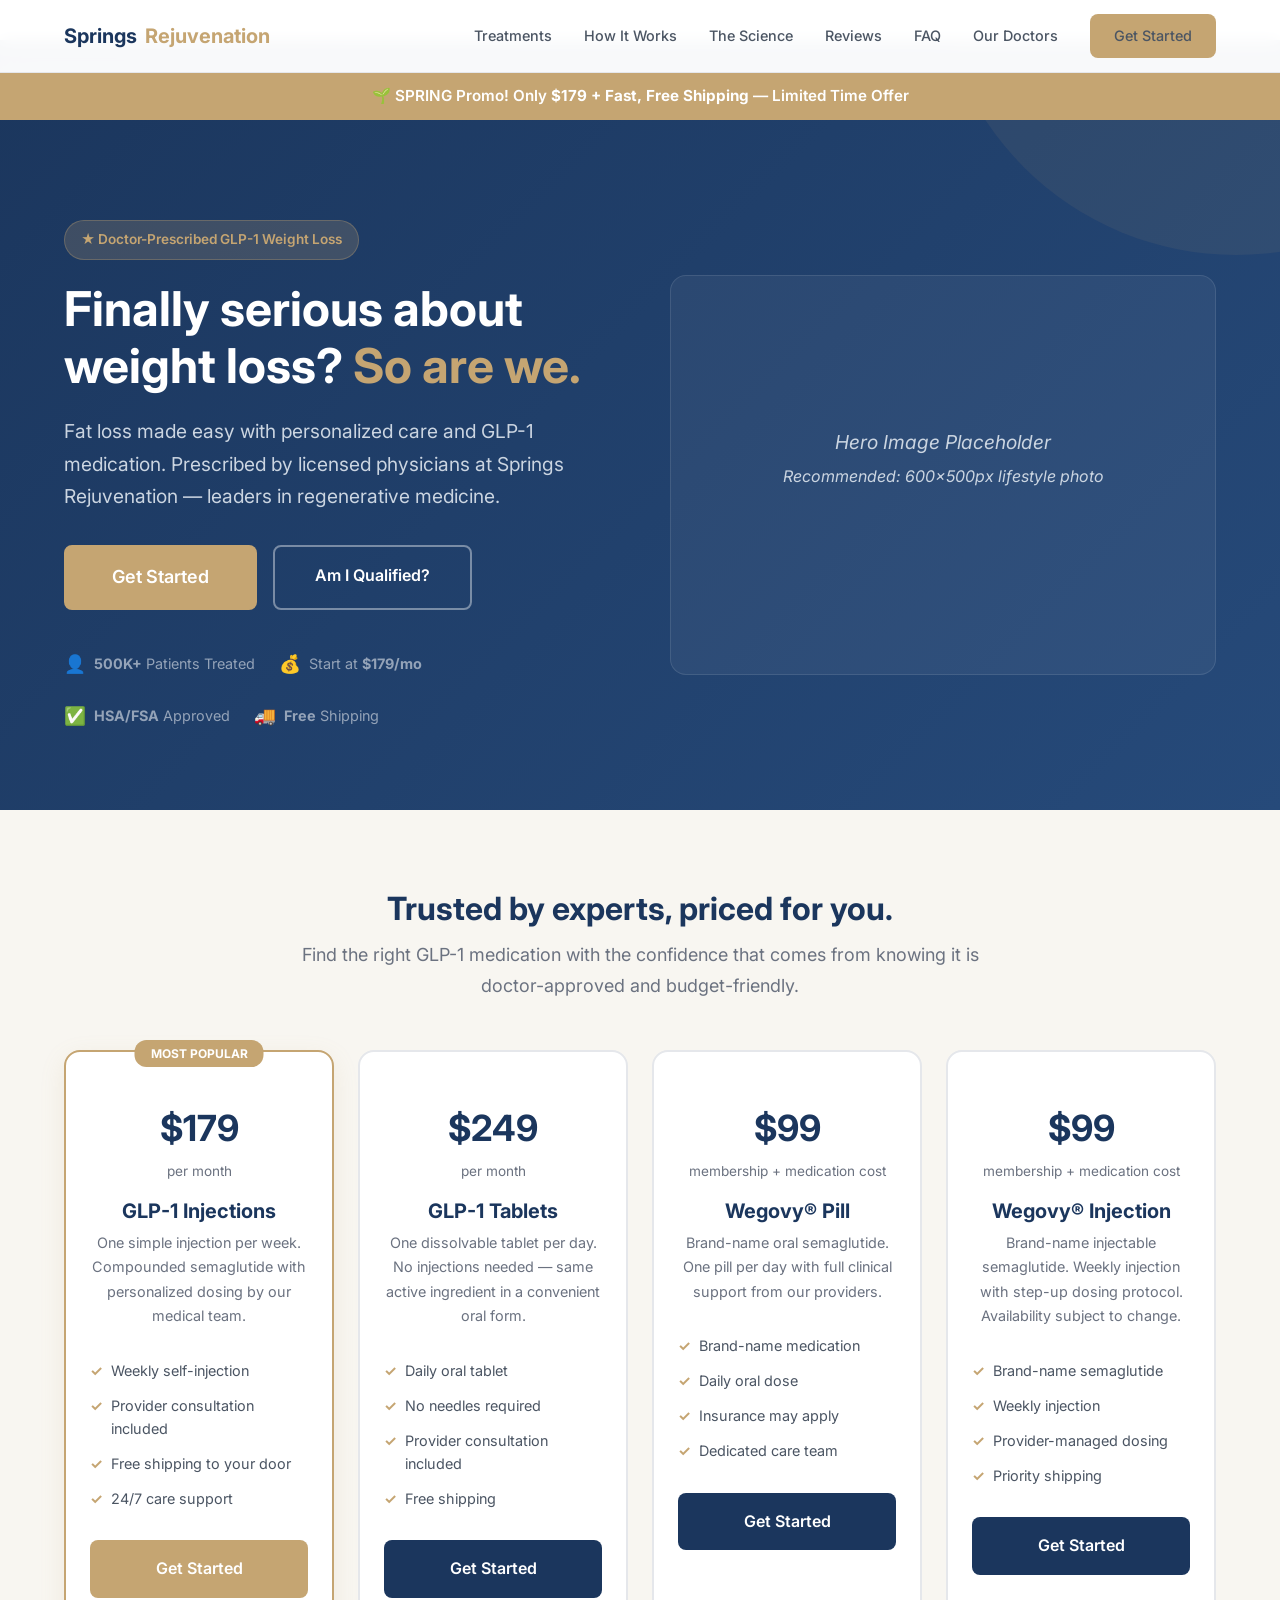
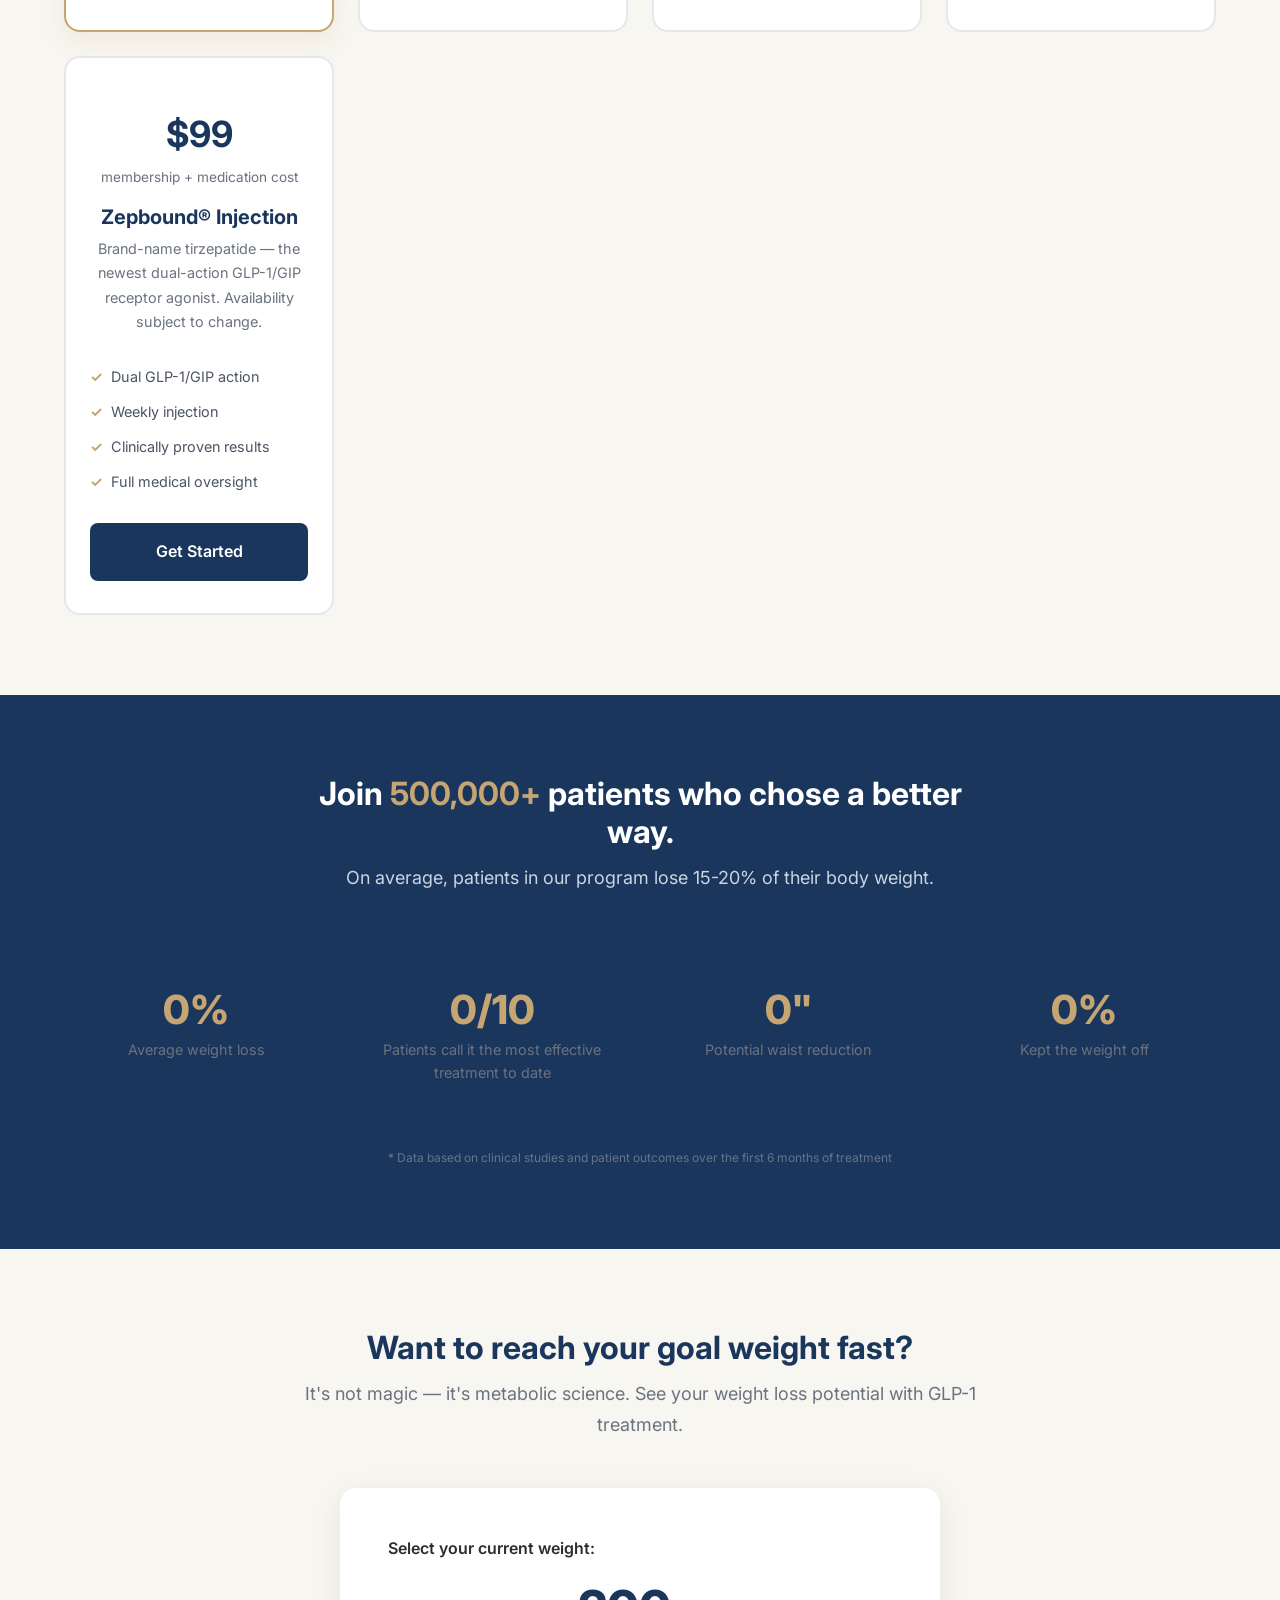
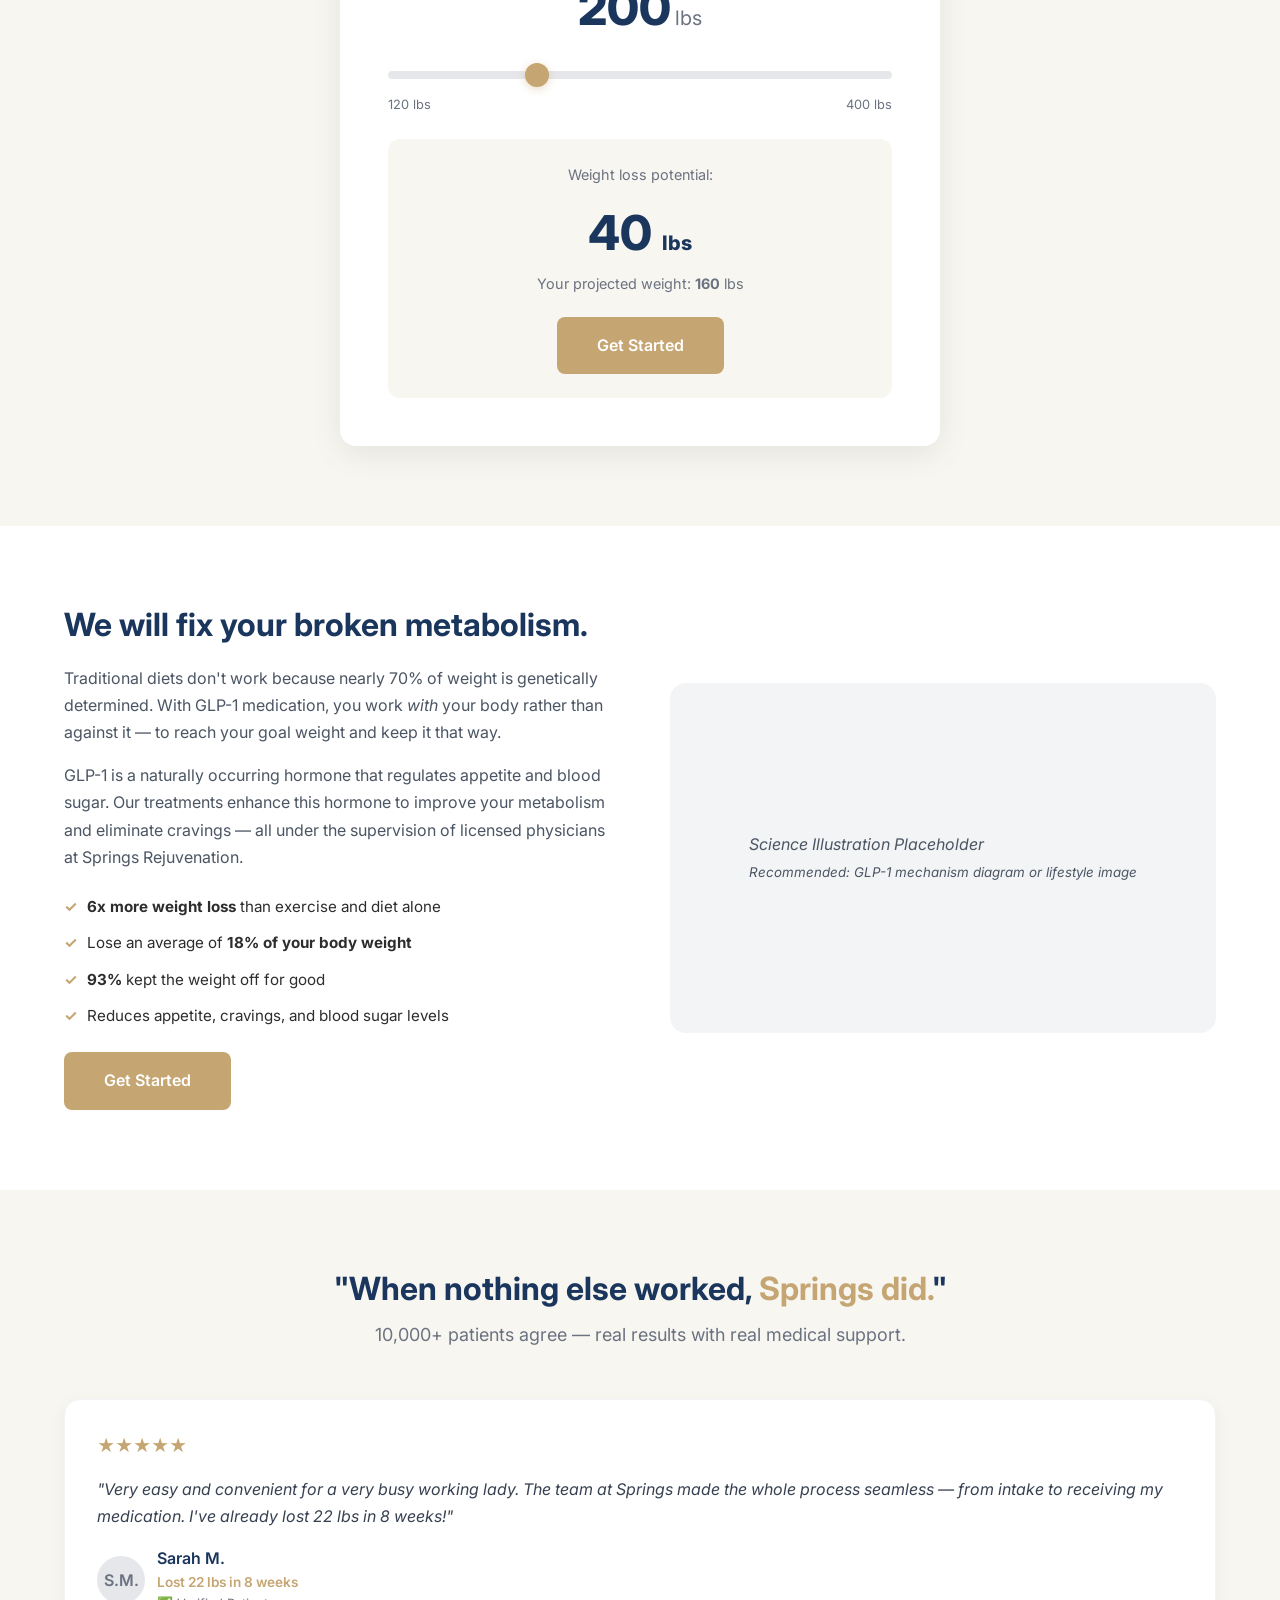
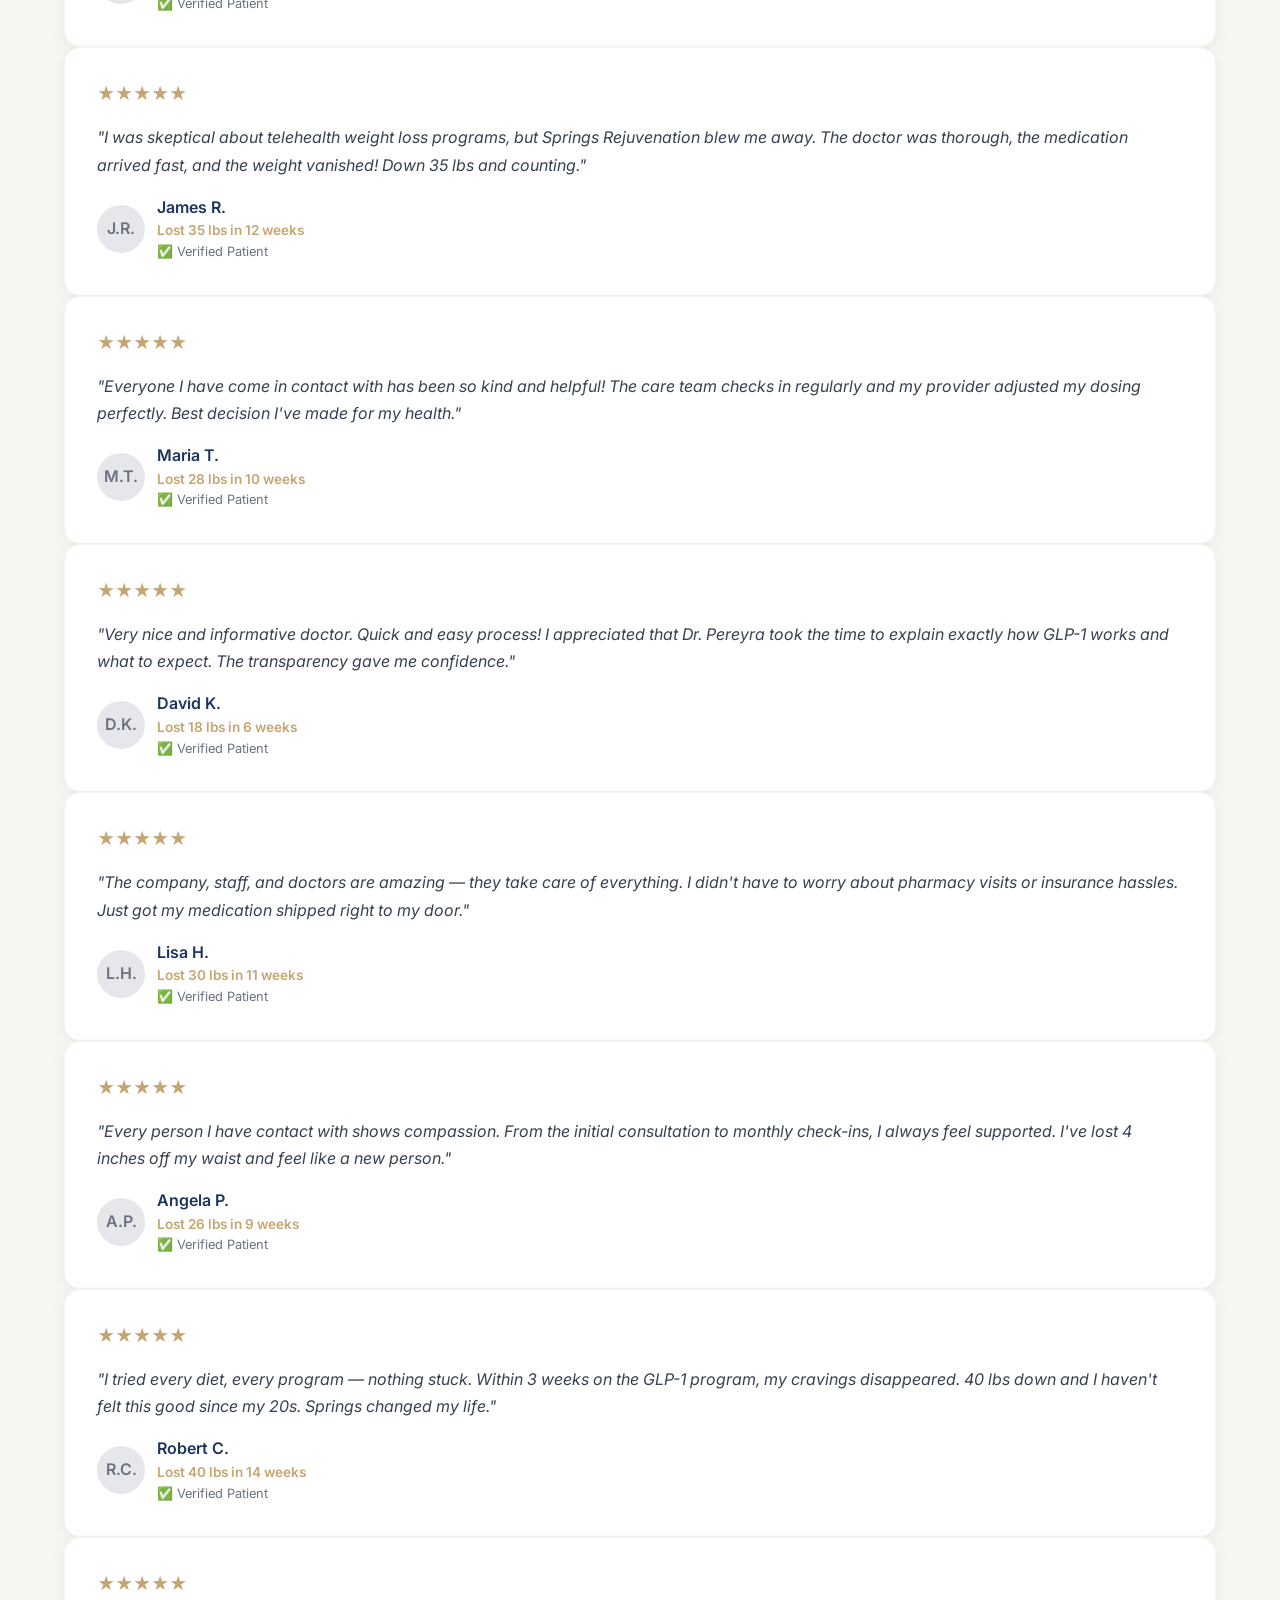
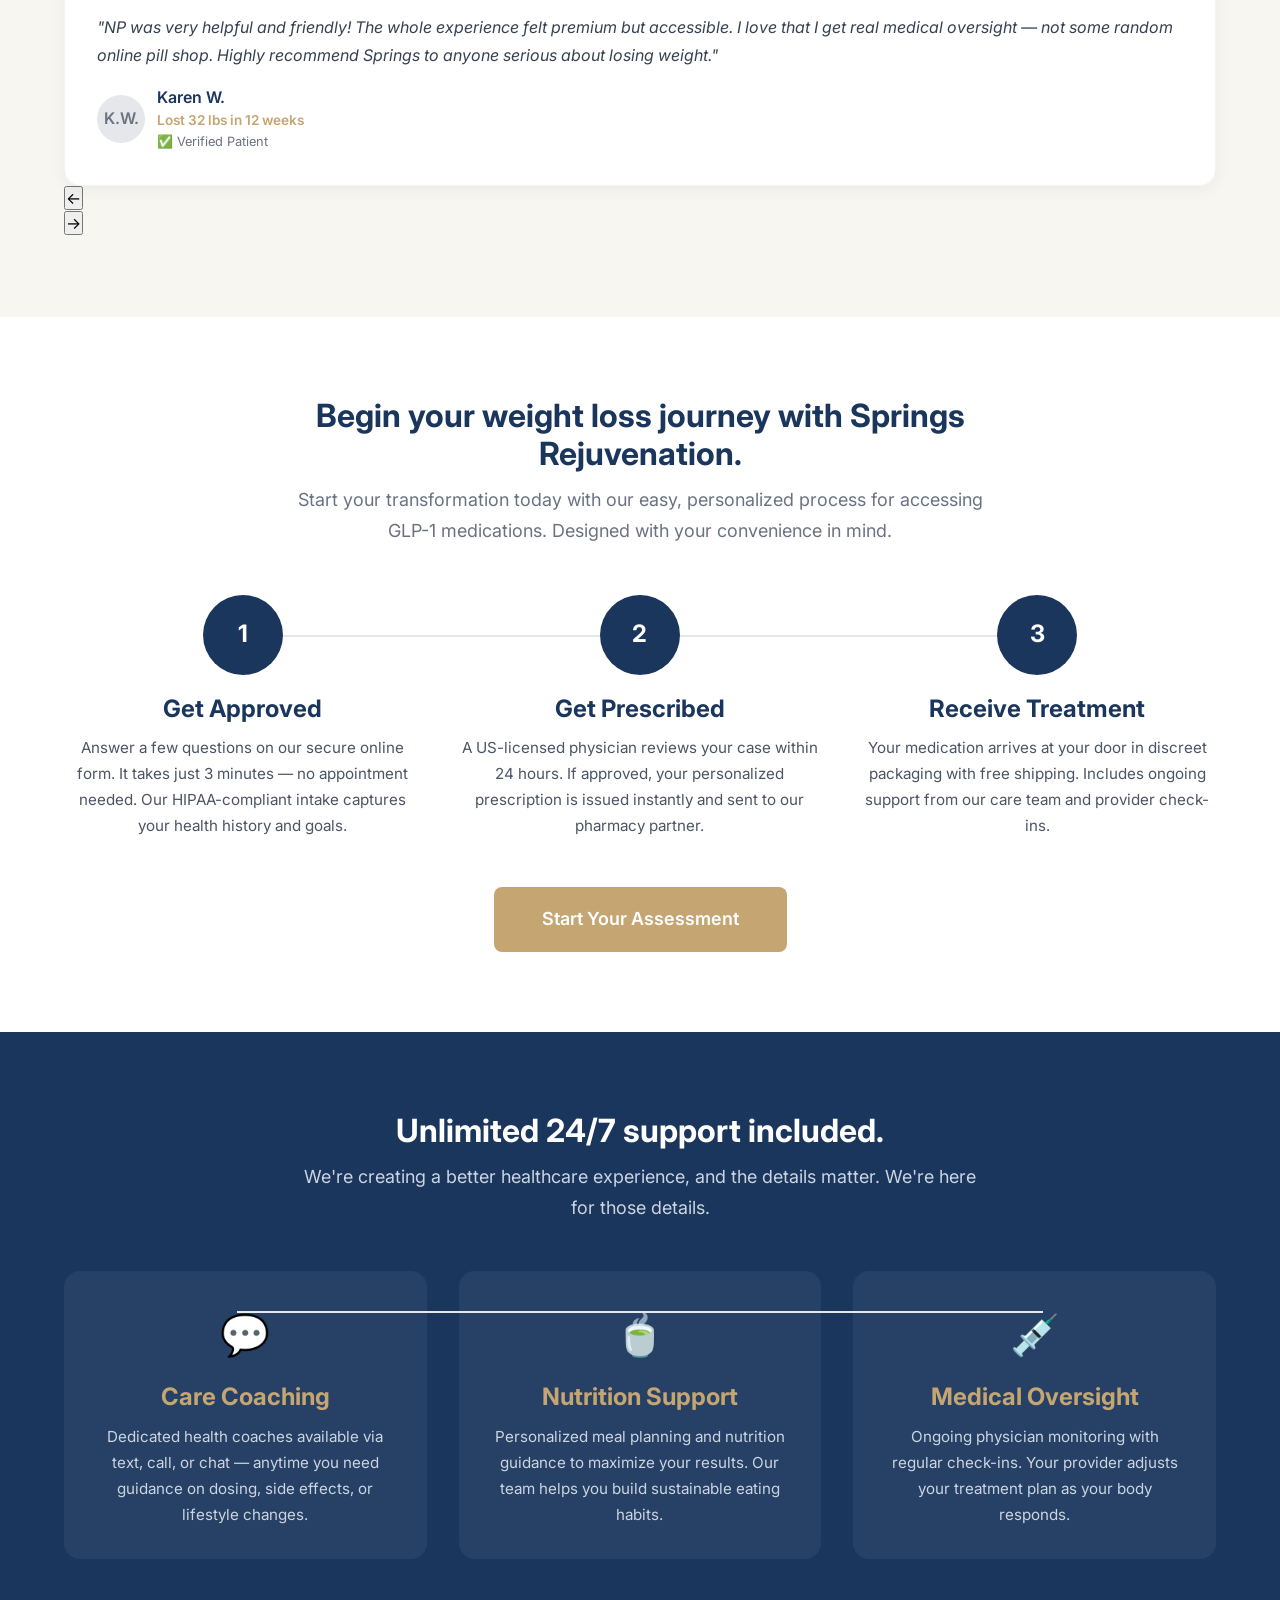
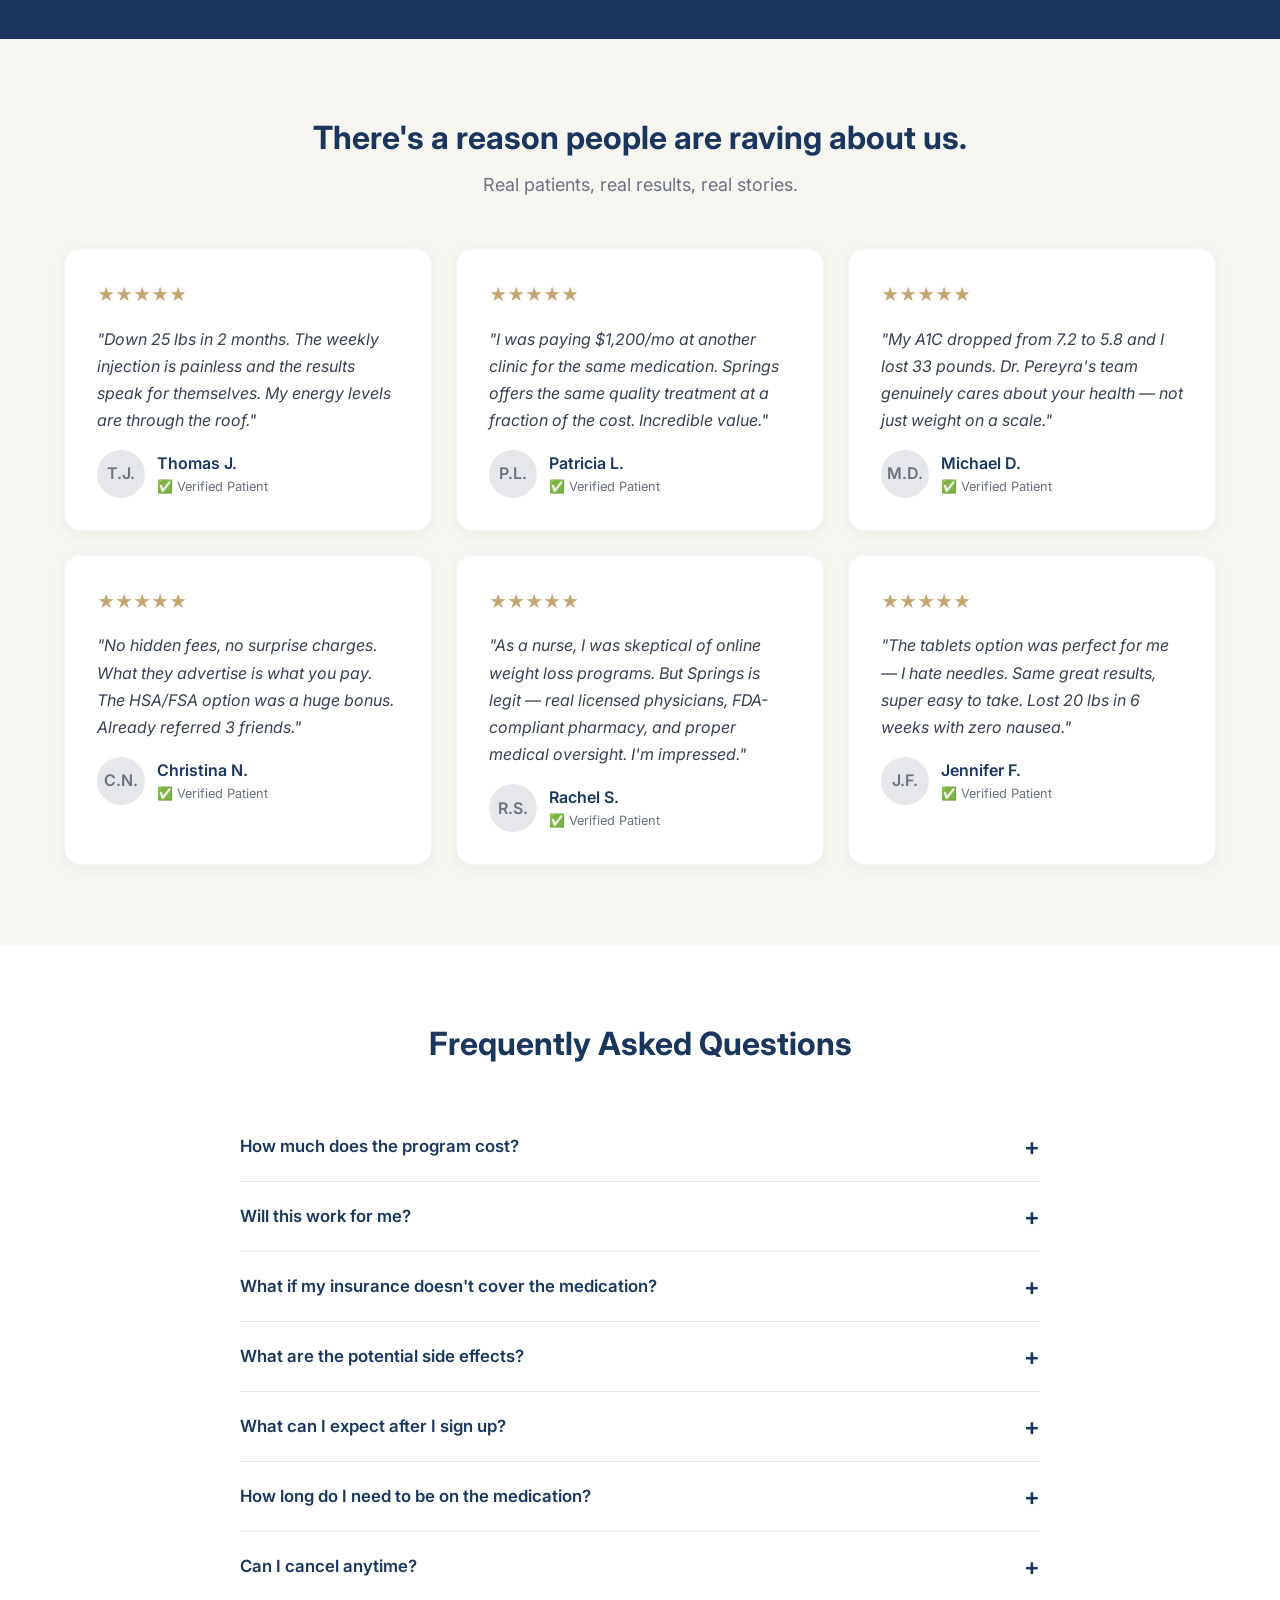
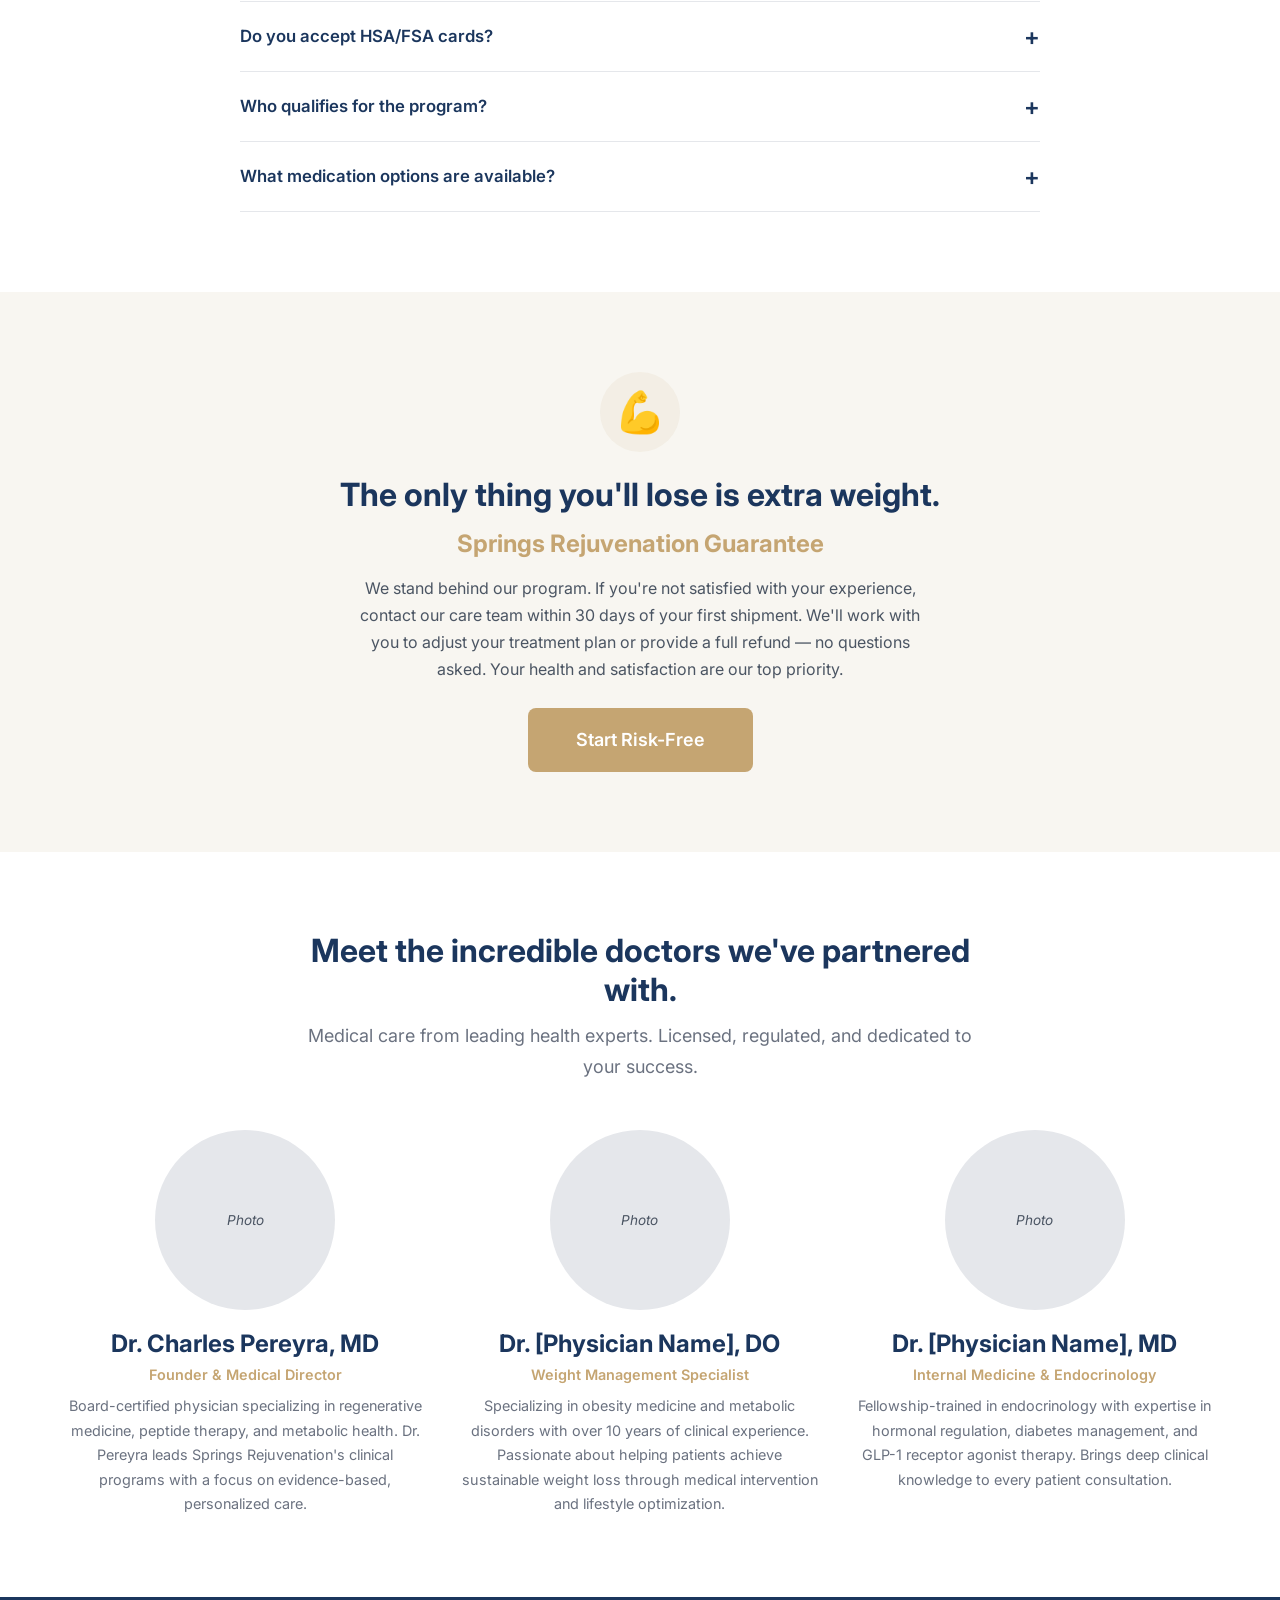
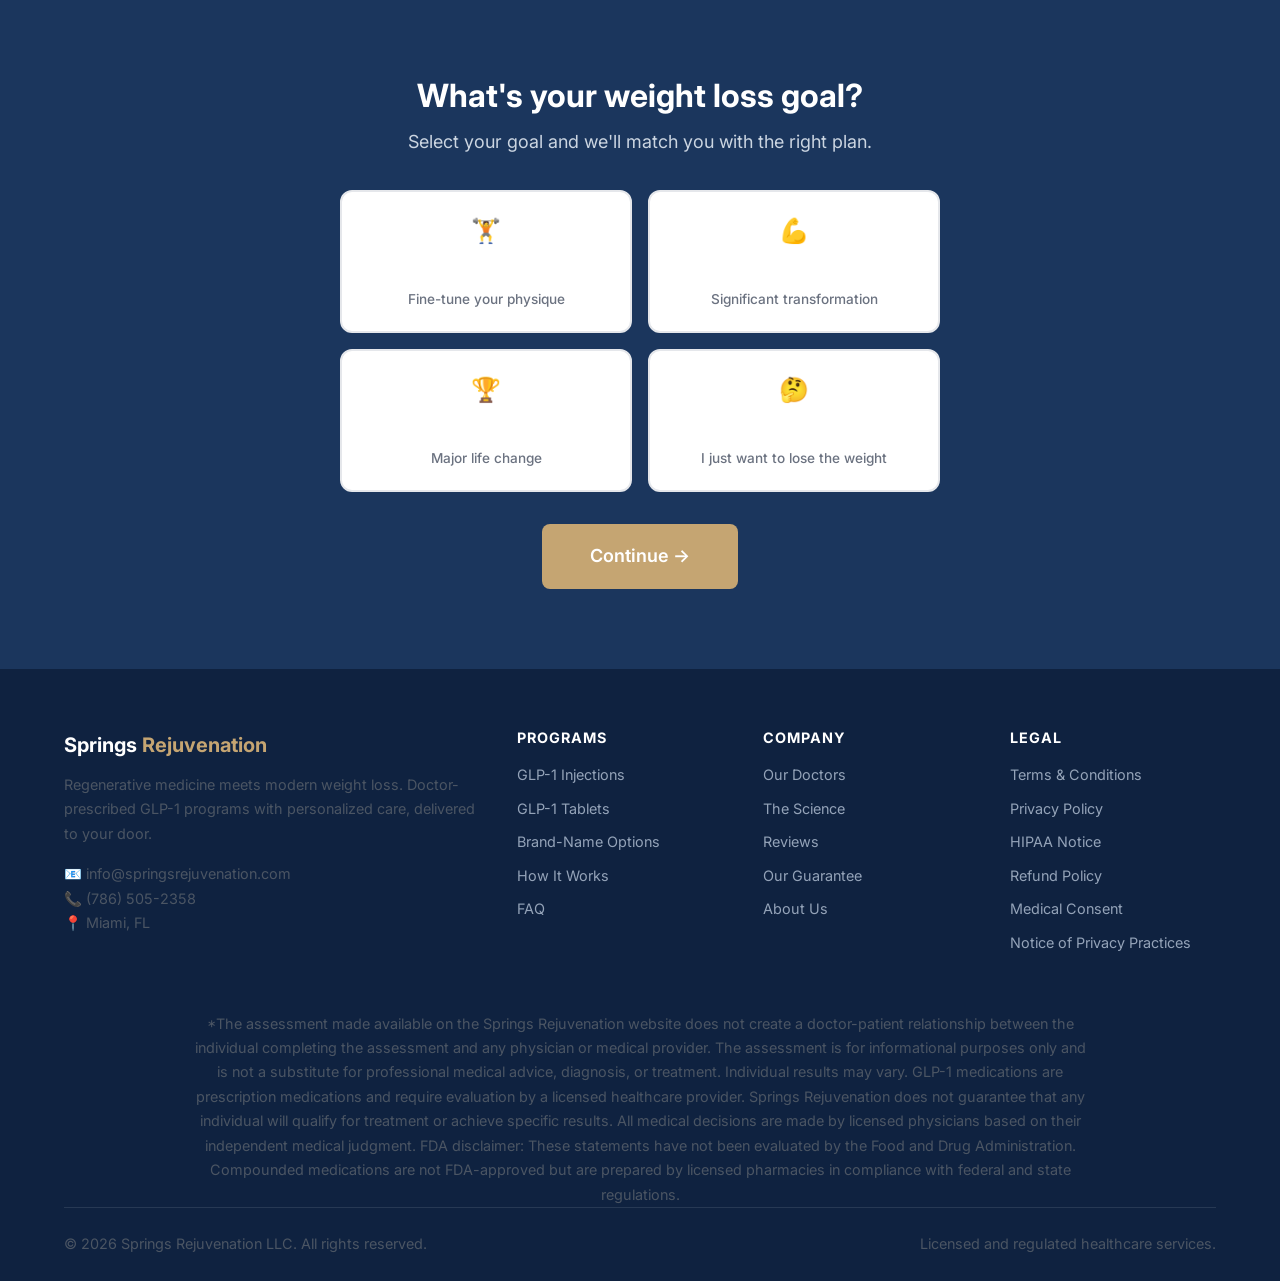
<file: index.html>
<!DOCTYPE html>
<html lang="en">
<head>
  <meta charset="UTF-8">
  <meta name="viewport" content="width=device-width, initial-scale=1.0">
  <meta name="description" content="Springs Rejuvenation — Doctor-prescribed GLP-1 weight loss medication starting at $179/mo. FDA-approved treatments, free shipping, 24/7 support. Get started today.">
  <title>Springs Rejuvenation — GLP-1 Weight Loss Program | Start at $179/mo</title>

  <!-- EDIT: Replace with actual favicon -->
  <!-- <link rel="icon" href="favicon.ico"> -->

  <!-- Google Fonts -->
  <link rel="preconnect" href="https://fonts.googleapis.com">
  <link rel="preconnect" href="https://fonts.gstatic.com" crossorigin>
  <link href="https://fonts.googleapis.com/css2?family=Inter:wght@400;500;600;700;800&family=Playfair+Display:wght@600;700;800&display=swap" rel="stylesheet">

  <link rel="stylesheet" href="styles.css">
</head>
<body class="has-promo">

  <!-- ============================================
       SECTION 1: STICKY HEADER + NAVIGATION
       ============================================ -->
  <nav class="nav" id="main-nav">
    <div class="nav__inner">
      <a href="/" class="nav__logo">
        <!-- EDIT: Replace with actual logo image -->
        <!-- <img src="logo.svg" alt="Springs Rejuvenation" class="nav__logo-img"> -->
        Springs <span>Rejuvenation</span>
      </a>

      <div class="nav__links" id="nav-links">
        <a href="#products">Treatments</a>
        <a href="#how-it-works">How It Works</a>
        <a href="#science">The Science</a>
        <a href="#testimonials">Reviews</a>
        <a href="#faq">FAQ</a>
        <a href="#doctors">Our Doctors</a>
        <a href="intake.html" class="btn btn--primary nav__cta">Get Started</a>
      </div>

      <button class="nav__toggle" id="nav-toggle" aria-label="Toggle navigation">
        <span></span>
        <span></span>
        <span></span>
      </button>
    </div>
  </nav>

  <!-- ============================================
       PROMO BANNER
       ============================================ -->
  <div class="promo-banner">
    &#127793; SPRING Promo! Only <strong>$179 + Fast, Free Shipping</strong> — Limited Time Offer
  </div>

  <!-- ============================================
       SECTION 2: HERO
       ============================================ -->
  <section class="hero" id="hero">
    <div class="container">
      <div class="hero__inner">
        <div class="hero__content">
          <div class="hero__badge">&#9733; Doctor-Prescribed GLP-1 Weight Loss</div>
          <h1>Finally serious about weight loss? <span style="color:#C5A572;">So are we.</span></h1>
          <p>Fat loss made easy with personalized care and GLP-1 medication. Prescribed by licensed physicians at Springs Rejuvenation — leaders in regenerative medicine.</p>

          <div class="hero__ctas">
            <a href="intake.html" class="btn btn--primary btn--large">Get Started</a>
            <a href="#calculator" class="btn btn--outline" style="color:#fff;border-color:rgba(255,255,255,0.4);">Am I Qualified?</a>
          </div>

          <div class="hero__trust">
            <div class="hero__trust-item">
              <span class="icon">&#128100;</span>
              <span><strong>500K+</strong> Patients Treated</span>
            </div>
            <div class="hero__trust-item">
              <span class="icon">&#128176;</span>
              <span>Start at <strong>$179/mo</strong></span>
            </div>
            <div class="hero__trust-item">
              <span class="icon">&#9989;</span>
              <span><strong>HSA/FSA</strong> Approved</span>
            </div>
            <div class="hero__trust-item">
              <span class="icon">&#128666;</span>
              <span><strong>Free</strong> Shipping</span>
            </div>
          </div>
        </div>

        <div class="hero__image">
          <!-- EDIT: Replace with hero image — lifestyle photo of confident patient or product shot -->
          <p>Hero Image Placeholder<br><small>Recommended: 600x500px lifestyle photo</small></p>
        </div>
      </div>
    </div>
  </section>

  <!-- ============================================
       SECTION 3: PRODUCT GRID — 5 Product Cards
       ============================================ -->
  <section class="section section--cream" id="products">
    <div class="container">
      <div class="section-header">
        <h2>Trusted by experts, priced for you.</h2>
        <p class="subtext">Find the right GLP-1 medication with the confidence that comes from knowing it is doctor-approved and budget-friendly.</p>
      </div>

      <div class="products-grid">
        <!-- Card 1: GLP-1 Injections (Featured) -->
        <div class="product-card product-card--featured">
          <div class="product-card__badge">Most Popular</div>
          <!-- EDIT: Add product image -->
          <div class="product-card__price">$179</div>
          <div class="product-card__price-sub">per month</div>
          <h3 class="product-card__title">GLP-1 Injections</h3>
          <p class="product-card__desc">One simple injection per week. Compounded semaglutide with personalized dosing by our medical team.</p>
          <ul class="product-card__features">
            <li>Weekly self-injection</li>
            <li>Provider consultation included</li>
            <li>Free shipping to your door</li>
            <li>24/7 care support</li>
          </ul>
          <a href="intake.html" class="btn btn--primary btn--full">Get Started</a>
        </div>

        <!-- Card 2: GLP-1 Tablets -->
        <div class="product-card">
          <!-- EDIT: Add product image -->
          <div class="product-card__price">$249</div>
          <div class="product-card__price-sub">per month</div>
          <h3 class="product-card__title">GLP-1 Tablets</h3>
          <p class="product-card__desc">One dissolvable tablet per day. No injections needed — same active ingredient in a convenient oral form.</p>
          <ul class="product-card__features">
            <li>Daily oral tablet</li>
            <li>No needles required</li>
            <li>Provider consultation included</li>
            <li>Free shipping</li>
          </ul>
          <a href="intake.html" class="btn btn--secondary btn--full">Get Started</a>
        </div>

        <!-- Card 3: Wegovy Pill (Brand Name) -->
        <div class="product-card">
          <div class="product-card__price">$99</div>
          <div class="product-card__price-sub">membership + medication cost</div>
          <h3 class="product-card__title">Wegovy&reg; Pill</h3>
          <p class="product-card__desc">Brand-name oral semaglutide. One pill per day with full clinical support from our providers.</p>
          <ul class="product-card__features">
            <li>Brand-name medication</li>
            <li>Daily oral dose</li>
            <li>Insurance may apply</li>
            <li>Dedicated care team</li>
          </ul>
          <a href="intake.html" class="btn btn--secondary btn--full">Get Started</a>
        </div>

        <!-- Card 4: Wegovy Injection (Brand Name) -->
        <div class="product-card">
          <div class="product-card__price">$99</div>
          <div class="product-card__price-sub">membership + medication cost</div>
          <h3 class="product-card__title">Wegovy&reg; Injection</h3>
          <p class="product-card__desc">Brand-name injectable semaglutide. Weekly injection with step-up dosing protocol. Availability subject to change.</p>
          <ul class="product-card__features">
            <li>Brand-name semaglutide</li>
            <li>Weekly injection</li>
            <li>Provider-managed dosing</li>
            <li>Priority shipping</li>
          </ul>
          <a href="intake.html" class="btn btn--secondary btn--full">Get Started</a>
        </div>

        <!-- Card 5: Zepbound Injection (Brand Name) -->
        <div class="product-card">
          <div class="product-card__price">$99</div>
          <div class="product-card__price-sub">membership + medication cost</div>
          <h3 class="product-card__title">Zepbound&reg; Injection</h3>
          <p class="product-card__desc">Brand-name tirzepatide — the newest dual-action GLP-1/GIP receptor agonist. Availability subject to change.</p>
          <ul class="product-card__features">
            <li>Dual GLP-1/GIP action</li>
            <li>Weekly injection</li>
            <li>Clinically proven results</li>
            <li>Full medical oversight</li>
          </ul>
          <a href="intake.html" class="btn btn--secondary btn--full">Get Started</a>
        </div>
      </div>
    </div>
  </section>

  <!-- ============================================
       SECTION 4: SOCIAL PROOF STATS BAR
       ============================================ -->
  <section class="section section--dark" id="social-proof">
    <div class="container">
      <div class="section-header">
        <h2>Join <span style="color:#C5A572;">500,000+</span> patients who chose a better way.</h2>
        <p class="subtext">On average, patients in our program lose 15-20% of their body weight.</p>
      </div>
      <div class="stats-bar">
        <div class="stat-item">
          <div class="stat-item__number" data-target="18" data-suffix="%">0%</div>
          <div class="stat-item__label">Average weight loss</div>
        </div>
        <div class="stat-item">
          <div class="stat-item__number" data-target="9" data-suffix="/10">0/10</div>
          <div class="stat-item__label">Patients call it the most effective treatment to date</div>
        </div>
        <div class="stat-item">
          <div class="stat-item__number" data-target="6.5" data-suffix="&quot;" data-decimal="true">0"</div>
          <div class="stat-item__label">Potential waist reduction</div>
        </div>
        <div class="stat-item">
          <div class="stat-item__number" data-target="93" data-suffix="%">0%</div>
          <div class="stat-item__label">Kept the weight off</div>
        </div>
      </div>
      <p style="text-align:center;font-size:0.75rem;color:#64748B;margin-top:16px;">* Data based on clinical studies and patient outcomes over the first 6 months of treatment</p>
    </div>
  </section>

  <!-- ============================================
       SECTION 5: WEIGHT LOSS CALCULATOR
       ============================================ -->
  <section class="section section--cream" id="calculator">
    <div class="container">
      <div class="section-header">
        <h2>Want to reach your goal weight fast?</h2>
        <p class="subtext">It's not magic — it's metabolic science. See your weight loss potential with GLP-1 treatment.</p>
      </div>

      <div class="calculator">
        <div class="calculator__input-group">
          <label class="calculator__label">Select your current weight:</label>
          <div style="text-align:center;margin-bottom:8px;">
            <span id="weight-display" style="font-size:3rem;font-weight:800;color:#1B365D;">200</span>
            <span style="font-size:1.25rem;color:#6B7280;">lbs</span>
          </div>
          <input type="range" id="weight-slider" class="calculator__slider" min="120" max="400" value="200" step="1">
          <div style="display:flex;justify-content:space-between;font-size:0.8rem;color:#6B7280;">
            <span>120 lbs</span>
            <span>400 lbs</span>
          </div>
        </div>

        <div class="calculator__result" id="calc-result">
          <p style="color:#6B7280;font-size:0.9rem;margin-bottom:8px;">Weight loss potential:</p>
          <div class="calculator__result-number">
            <span id="loss-display">40</span> <span style="font-size:1.25rem;">lbs</span>
          </div>
          <p class="calculator__result-label">Your projected weight: <strong id="goal-display">160</strong> lbs</p>
          <div style="margin-top:20px;">
            <a href="intake.html" class="btn btn--primary">Get Started</a>
          </div>
        </div>
      </div>
    </div>
  </section>

  <!-- ============================================
       SECTION 6: SCIENCE — "We will fix your broken metabolism"
       ============================================ -->
  <section class="section" id="science">
    <div class="container">
      <div class="science-grid">
        <div class="science-grid__content">
          <h2>We will fix your broken metabolism.</h2>
          <p>Traditional diets don't work because nearly 70% of weight is genetically determined. With GLP-1 medication, you work <em>with</em> your body rather than against it — to reach your goal weight and keep it that way.</p>
          <p>GLP-1 is a naturally occurring hormone that regulates appetite and blood sugar. Our treatments enhance this hormone to improve your metabolism and eliminate cravings — all under the supervision of licensed physicians at Springs Rejuvenation.</p>

          <ul style="margin:24px 0;">
            <li style="display:flex;gap:10px;margin-bottom:12px;font-size:0.95rem;">
              <span style="color:#C5A572;font-weight:700;">&#10003;</span>
              <span><strong>6x more weight loss</strong> than exercise and diet alone</span>
            </li>
            <li style="display:flex;gap:10px;margin-bottom:12px;font-size:0.95rem;">
              <span style="color:#C5A572;font-weight:700;">&#10003;</span>
              <span>Lose an average of <strong>18% of your body weight</strong></span>
            </li>
            <li style="display:flex;gap:10px;margin-bottom:12px;font-size:0.95rem;">
              <span style="color:#C5A572;font-weight:700;">&#10003;</span>
              <span><strong>93%</strong> kept the weight off for good</span>
            </li>
            <li style="display:flex;gap:10px;margin-bottom:12px;font-size:0.95rem;">
              <span style="color:#C5A572;font-weight:700;">&#10003;</span>
              <span>Reduces appetite, cravings, and blood sugar levels</span>
            </li>
          </ul>

          <a href="intake.html" class="btn btn--primary">Get Started</a>
        </div>

        <div class="science-grid__image">
          <!-- EDIT: Replace with science/metabolism illustration or before-after composite -->
          <p>Science Illustration Placeholder<br><small>Recommended: GLP-1 mechanism diagram or lifestyle image</small></p>
        </div>
      </div>
    </div>
  </section>

  <!-- ============================================
       SECTION 7: TESTIMONIALS CAROUSEL — 8 Testimonials
       ============================================ -->
  <section class="section section--cream" id="testimonials">
    <div class="container">
      <div class="section-header">
        <h2>"When nothing else worked, <span style="color:#C5A572;">Springs did.</span>"</h2>
        <p class="subtext">10,000+ patients agree — real results with real medical support.</p>
      </div>

      <div class="testimonial-carousel" id="testimonial-carousel">
        <div class="testimonial-track" id="testimonial-track">

          <!-- Testimonial 1 -->
          <div class="testimonial-slide">
            <div class="testimonial-card">
              <div class="testimonial-card__stars">&#9733;&#9733;&#9733;&#9733;&#9733;</div>
              <p class="testimonial-card__text">"Very easy and convenient for a very busy working lady. The team at Springs made the whole process seamless — from intake to receiving my medication. I've already lost 22 lbs in 8 weeks!"</p>
              <div class="testimonial-card__author">
                <div class="testimonial-card__avatar">S.M.</div>
                <div>
                  <div class="testimonial-card__name">Sarah M.</div>
                  <!-- EDIT: Update with real patient results -->
                  <div style="font-size:0.85rem;color:#C5A572;font-weight:600;">Lost 22 lbs in 8 weeks</div>
                  <div class="testimonial-card__verified">&#9989; Verified Patient</div>
                </div>
              </div>
            </div>
          </div>

          <!-- Testimonial 2 -->
          <div class="testimonial-slide">
            <div class="testimonial-card">
              <div class="testimonial-card__stars">&#9733;&#9733;&#9733;&#9733;&#9733;</div>
              <p class="testimonial-card__text">"I was skeptical about telehealth weight loss programs, but Springs Rejuvenation blew me away. The doctor was thorough, the medication arrived fast, and the weight vanished! Down 35 lbs and counting."</p>
              <div class="testimonial-card__author">
                <div class="testimonial-card__avatar">J.R.</div>
                <div>
                  <div class="testimonial-card__name">James R.</div>
                  <div style="font-size:0.85rem;color:#C5A572;font-weight:600;">Lost 35 lbs in 12 weeks</div>
                  <div class="testimonial-card__verified">&#9989; Verified Patient</div>
                </div>
              </div>
            </div>
          </div>

          <!-- Testimonial 3 -->
          <div class="testimonial-slide">
            <div class="testimonial-card">
              <div class="testimonial-card__stars">&#9733;&#9733;&#9733;&#9733;&#9733;</div>
              <p class="testimonial-card__text">"Everyone I have come in contact with has been so kind and helpful! The care team checks in regularly and my provider adjusted my dosing perfectly. Best decision I've made for my health."</p>
              <div class="testimonial-card__author">
                <div class="testimonial-card__avatar">M.T.</div>
                <div>
                  <div class="testimonial-card__name">Maria T.</div>
                  <div style="font-size:0.85rem;color:#C5A572;font-weight:600;">Lost 28 lbs in 10 weeks</div>
                  <div class="testimonial-card__verified">&#9989; Verified Patient</div>
                </div>
              </div>
            </div>
          </div>

          <!-- Testimonial 4 -->
          <div class="testimonial-slide">
            <div class="testimonial-card">
              <div class="testimonial-card__stars">&#9733;&#9733;&#9733;&#9733;&#9733;</div>
              <p class="testimonial-card__text">"Very nice and informative doctor. Quick and easy process! I appreciated that Dr. Pereyra took the time to explain exactly how GLP-1 works and what to expect. The transparency gave me confidence."</p>
              <div class="testimonial-card__author">
                <div class="testimonial-card__avatar">D.K.</div>
                <div>
                  <div class="testimonial-card__name">David K.</div>
                  <div style="font-size:0.85rem;color:#C5A572;font-weight:600;">Lost 18 lbs in 6 weeks</div>
                  <div class="testimonial-card__verified">&#9989; Verified Patient</div>
                </div>
              </div>
            </div>
          </div>

          <!-- Testimonial 5 -->
          <div class="testimonial-slide">
            <div class="testimonial-card">
              <div class="testimonial-card__stars">&#9733;&#9733;&#9733;&#9733;&#9733;</div>
              <p class="testimonial-card__text">"The company, staff, and doctors are amazing — they take care of everything. I didn't have to worry about pharmacy visits or insurance hassles. Just got my medication shipped right to my door."</p>
              <div class="testimonial-card__author">
                <div class="testimonial-card__avatar">L.H.</div>
                <div>
                  <div class="testimonial-card__name">Lisa H.</div>
                  <div style="font-size:0.85rem;color:#C5A572;font-weight:600;">Lost 30 lbs in 11 weeks</div>
                  <div class="testimonial-card__verified">&#9989; Verified Patient</div>
                </div>
              </div>
            </div>
          </div>

          <!-- Testimonial 6 -->
          <div class="testimonial-slide">
            <div class="testimonial-card">
              <div class="testimonial-card__stars">&#9733;&#9733;&#9733;&#9733;&#9733;</div>
              <p class="testimonial-card__text">"Every person I have contact with shows compassion. From the initial consultation to monthly check-ins, I always feel supported. I've lost 4 inches off my waist and feel like a new person."</p>
              <div class="testimonial-card__author">
                <div class="testimonial-card__avatar">A.P.</div>
                <div>
                  <div class="testimonial-card__name">Angela P.</div>
                  <div style="font-size:0.85rem;color:#C5A572;font-weight:600;">Lost 26 lbs in 9 weeks</div>
                  <div class="testimonial-card__verified">&#9989; Verified Patient</div>
                </div>
              </div>
            </div>
          </div>

          <!-- Testimonial 7 -->
          <div class="testimonial-slide">
            <div class="testimonial-card">
              <div class="testimonial-card__stars">&#9733;&#9733;&#9733;&#9733;&#9733;</div>
              <p class="testimonial-card__text">"I tried every diet, every program — nothing stuck. Within 3 weeks on the GLP-1 program, my cravings disappeared. 40 lbs down and I haven't felt this good since my 20s. Springs changed my life."</p>
              <div class="testimonial-card__author">
                <div class="testimonial-card__avatar">R.C.</div>
                <div>
                  <div class="testimonial-card__name">Robert C.</div>
                  <div style="font-size:0.85rem;color:#C5A572;font-weight:600;">Lost 40 lbs in 14 weeks</div>
                  <div class="testimonial-card__verified">&#9989; Verified Patient</div>
                </div>
              </div>
            </div>
          </div>

          <!-- Testimonial 8 -->
          <div class="testimonial-slide">
            <div class="testimonial-card">
              <div class="testimonial-card__stars">&#9733;&#9733;&#9733;&#9733;&#9733;</div>
              <p class="testimonial-card__text">"NP was very helpful and friendly! The whole experience felt premium but accessible. I love that I get real medical oversight — not some random online pill shop. Highly recommend Springs to anyone serious about losing weight."</p>
              <div class="testimonial-card__author">
                <div class="testimonial-card__avatar">K.W.</div>
                <div>
                  <div class="testimonial-card__name">Karen W.</div>
                  <div style="font-size:0.85rem;color:#C5A572;font-weight:600;">Lost 32 lbs in 12 weeks</div>
                  <div class="testimonial-card__verified">&#9989; Verified Patient</div>
                </div>
              </div>
            </div>
          </div>

        </div>

        <!-- Carousel Controls -->
        <div class="carousel-controls">
          <button class="carousel-btn" id="carousel-prev" aria-label="Previous testimonial">&larr;</button>
          <div class="carousel-dots" id="carousel-dots"></div>
          <button class="carousel-btn" id="carousel-next" aria-label="Next testimonial">&rarr;</button>
        </div>
      </div>
    </div>
  </section>

  <!-- ============================================
       SECTION 8: 3-STEP PROCESS
       ============================================ -->
  <section class="section" id="how-it-works">
    <div class="container">
      <div class="section-header">
        <h2>Begin your weight loss journey with Springs Rejuvenation.</h2>
        <p class="subtext">Start your transformation today with our easy, personalized process for accessing GLP-1 medications. Designed with your convenience in mind.</p>
      </div>

      <div class="steps">
        <div class="step">
          <div class="step__number">1</div>
          <h3>Get Approved</h3>
          <p>Answer a few questions on our secure online form. It takes just 3 minutes — no appointment needed. Our HIPAA-compliant intake captures your health history and goals.</p>
        </div>
        <div class="step">
          <div class="step__number">2</div>
          <h3>Get Prescribed</h3>
          <p>A US-licensed physician reviews your case within 24 hours. If approved, your personalized prescription is issued instantly and sent to our pharmacy partner.</p>
        </div>
        <div class="step">
          <div class="step__number">3</div>
          <h3>Receive Treatment</h3>
          <p>Your medication arrives at your door in discreet packaging with free shipping. Includes ongoing support from our care team and provider check-ins.</p>
        </div>
      </div>

      <div style="text-align:center;margin-top:48px;">
        <a href="intake.html" class="btn btn--primary btn--large">Start Your Assessment</a>
      </div>
    </div>
  </section>

  <!-- ============================================
       SECTION 9: SUPPORT — "Unlimited 24/7 support included"
       ============================================ -->
  <section class="section section--dark" id="support">
    <div class="container">
      <div class="section-header">
        <h2 style="color:#fff;">Unlimited 24/7 support included.</h2>
        <p class="subtext">We're creating a better healthcare experience, and the details matter. We're here for those details.</p>
      </div>

      <div class="steps" style="gap:32px;">
        <div class="step" style="background:rgba(255,255,255,0.05);border-radius:16px;padding:32px;">
          <div style="font-size:2.5rem;margin-bottom:16px;">&#128172;</div>
          <h3 style="color:#C5A572;">Care Coaching</h3>
          <p style="color:#CBD5E1;">Dedicated health coaches available via text, call, or chat — anytime you need guidance on dosing, side effects, or lifestyle changes.</p>
        </div>
        <div class="step" style="background:rgba(255,255,255,0.05);border-radius:16px;padding:32px;">
          <div style="font-size:2.5rem;margin-bottom:16px;">&#127861;</div>
          <h3 style="color:#C5A572;">Nutrition Support</h3>
          <p style="color:#CBD5E1;">Personalized meal planning and nutrition guidance to maximize your results. Our team helps you build sustainable eating habits.</p>
        </div>
        <div class="step" style="background:rgba(255,255,255,0.05);border-radius:16px;padding:32px;">
          <div style="font-size:2.5rem;margin-bottom:16px;">&#128137;</div>
          <h3 style="color:#C5A572;">Medical Oversight</h3>
          <p style="color:#CBD5E1;">Ongoing physician monitoring with regular check-ins. Your provider adjusts your treatment plan as your body responds.</p>
        </div>
      </div>
    </div>
  </section>

  <!-- ============================================
       SECTION 10: MORE REVIEWS / TESTIMONIALS
       ============================================ -->
  <section class="section section--cream" id="more-reviews">
    <div class="container">
      <div class="section-header">
        <h2>There's a reason people are raving about us.</h2>
        <p class="subtext">Real patients, real results, real stories.</p>
      </div>

      <div class="testimonials-grid">
        <div class="testimonial-card">
          <div class="testimonial-card__stars">&#9733;&#9733;&#9733;&#9733;&#9733;</div>
          <p class="testimonial-card__text">"Down 25 lbs in 2 months. The weekly injection is painless and the results speak for themselves. My energy levels are through the roof."</p>
          <div class="testimonial-card__author">
            <div class="testimonial-card__avatar">T.J.</div>
            <div>
              <div class="testimonial-card__name">Thomas J.</div>
              <div class="testimonial-card__verified">&#9989; Verified Patient</div>
            </div>
          </div>
        </div>

        <div class="testimonial-card">
          <div class="testimonial-card__stars">&#9733;&#9733;&#9733;&#9733;&#9733;</div>
          <p class="testimonial-card__text">"I was paying $1,200/mo at another clinic for the same medication. Springs offers the same quality treatment at a fraction of the cost. Incredible value."</p>
          <div class="testimonial-card__author">
            <div class="testimonial-card__avatar">P.L.</div>
            <div>
              <div class="testimonial-card__name">Patricia L.</div>
              <div class="testimonial-card__verified">&#9989; Verified Patient</div>
            </div>
          </div>
        </div>

        <div class="testimonial-card">
          <div class="testimonial-card__stars">&#9733;&#9733;&#9733;&#9733;&#9733;</div>
          <p class="testimonial-card__text">"My A1C dropped from 7.2 to 5.8 and I lost 33 pounds. Dr. Pereyra's team genuinely cares about your health — not just weight on a scale."</p>
          <div class="testimonial-card__author">
            <div class="testimonial-card__avatar">M.D.</div>
            <div>
              <div class="testimonial-card__name">Michael D.</div>
              <div class="testimonial-card__verified">&#9989; Verified Patient</div>
            </div>
          </div>
        </div>

        <div class="testimonial-card">
          <div class="testimonial-card__stars">&#9733;&#9733;&#9733;&#9733;&#9733;</div>
          <p class="testimonial-card__text">"No hidden fees, no surprise charges. What they advertise is what you pay. The HSA/FSA option was a huge bonus. Already referred 3 friends."</p>
          <div class="testimonial-card__author">
            <div class="testimonial-card__avatar">C.N.</div>
            <div>
              <div class="testimonial-card__name">Christina N.</div>
              <div class="testimonial-card__verified">&#9989; Verified Patient</div>
            </div>
          </div>
        </div>

        <div class="testimonial-card">
          <div class="testimonial-card__stars">&#9733;&#9733;&#9733;&#9733;&#9733;</div>
          <p class="testimonial-card__text">"As a nurse, I was skeptical of online weight loss programs. But Springs is legit — real licensed physicians, FDA-compliant pharmacy, and proper medical oversight. I'm impressed."</p>
          <div class="testimonial-card__author">
            <div class="testimonial-card__avatar">R.S.</div>
            <div>
              <div class="testimonial-card__name">Rachel S.</div>
              <div class="testimonial-card__verified">&#9989; Verified Patient</div>
            </div>
          </div>
        </div>

        <div class="testimonial-card">
          <div class="testimonial-card__stars">&#9733;&#9733;&#9733;&#9733;&#9733;</div>
          <p class="testimonial-card__text">"The tablets option was perfect for me — I hate needles. Same great results, super easy to take. Lost 20 lbs in 6 weeks with zero nausea."</p>
          <div class="testimonial-card__author">
            <div class="testimonial-card__avatar">J.F.</div>
            <div>
              <div class="testimonial-card__name">Jennifer F.</div>
              <div class="testimonial-card__verified">&#9989; Verified Patient</div>
            </div>
          </div>
        </div>
      </div>
    </div>
  </section>

  <!-- ============================================
       SECTION 11: FAQ ACCORDION — 10 Questions
       ============================================ -->
  <section class="section" id="faq">
    <div class="container">
      <div class="section-header">
        <h2>Frequently Asked Questions</h2>
      </div>

      <div class="faq-list">
        <!-- FAQ 1 -->
        <div class="faq-item">
          <button class="faq-item__question">
            <span>How much does the program cost?</span>
            <span class="faq-item__icon">+</span>
          </button>
          <div class="faq-item__answer">
            <p>Our GLP-1 injection program starts at just $179/month with no hidden fees. This includes your medication, provider consultation, shipping, and 24/7 care support. Brand-name options (Wegovy, Zepbound) are available for $99/month membership plus the cost of medication. We accept HSA/FSA cards. No insurance required.</p>
          </div>
        </div>

        <!-- FAQ 2 -->
        <div class="faq-item">
          <button class="faq-item__question">
            <span>Will this work for me?</span>
            <span class="faq-item__icon">+</span>
          </button>
          <div class="faq-item__answer">
            <p>GLP-1 medications have been clinically proven to help patients lose 15-20% of their body weight. They work by mimicking a natural hormone that regulates appetite and blood sugar. 9 out of 10 patients report it's the most effective treatment they've tried. Our physicians will evaluate your health profile to determine if you're a good candidate.</p>
          </div>
        </div>

        <!-- FAQ 3 -->
        <div class="faq-item">
          <button class="faq-item__question">
            <span>What if my insurance doesn't cover the medication?</span>
            <span class="faq-item__icon">+</span>
          </button>
          <div class="faq-item__answer">
            <p>No insurance is required for our compounded GLP-1 programs ($179/mo injections or $249/mo tablets). These are all-inclusive prices. For brand-name medications, we can help coordinate with your insurance. We also accept HSA/FSA cards as payment.</p>
          </div>
        </div>

        <!-- FAQ 4 -->
        <div class="faq-item">
          <button class="faq-item__question">
            <span>What are the potential side effects?</span>
            <span class="faq-item__icon">+</span>
          </button>
          <div class="faq-item__answer">
            <p>The most common side effects are mild and typically subside within the first few weeks. These may include nausea, mild stomach discomfort, or decreased appetite (which is actually part of how the medication works). Our providers start you on a lower dose and gradually increase it to minimize side effects. Our care team is available 24/7 if you have any concerns.</p>
          </div>
        </div>

        <!-- FAQ 5 -->
        <div class="faq-item">
          <button class="faq-item__question">
            <span>What can I expect after I sign up?</span>
            <span class="faq-item__icon">+</span>
          </button>
          <div class="faq-item__answer">
            <p>After you complete your online visit, our medical providers will review your answers and determine whether treatment may be right for you. If appropriate, you will receive a personalized prescription within 24 hours. Your medication ships free and typically arrives within 3-5 business days. You'll have ongoing access to your care team for dosing adjustments and support.</p>
          </div>
        </div>

        <!-- FAQ 6 -->
        <div class="faq-item">
          <button class="faq-item__question">
            <span>How long do I need to be on the medication?</span>
            <span class="faq-item__icon">+</span>
          </button>
          <div class="faq-item__answer">
            <p>Treatment duration varies by patient. Most patients see significant results within the first 3-6 months. Our physicians will work with you to create a long-term plan that may include gradual dose reduction as you approach your goal weight. The key is sustainable results — our program includes lifestyle coaching to help you maintain your progress.</p>
          </div>
        </div>

        <!-- FAQ 7 -->
        <div class="faq-item">
          <button class="faq-item__question">
            <span>Can I cancel anytime?</span>
            <span class="faq-item__icon">+</span>
          </button>
          <div class="faq-item__answer">
            <p>Yes. There are no long-term contracts or commitments. Our monthly plan can be cancelled at any time before your next billing cycle. We believe in earning your trust every month. If you choose a quarterly or biannual plan, please review our refund policy for details on early cancellation.</p>
          </div>
        </div>

        <!-- FAQ 8 -->
        <div class="faq-item">
          <button class="faq-item__question">
            <span>Do you accept HSA/FSA cards?</span>
            <span class="faq-item__icon">+</span>
          </button>
          <div class="faq-item__answer">
            <p>Yes! Our GLP-1 weight loss program is HSA/FSA eligible. You can use your health savings account or flexible spending account to pay for your treatment. This means you can use pre-tax dollars for your weight loss medication, making it even more affordable.</p>
          </div>
        </div>

        <!-- FAQ 9 -->
        <div class="faq-item">
          <button class="faq-item__question">
            <span>Who qualifies for the program?</span>
            <span class="faq-item__icon">+</span>
          </button>
          <div class="faq-item__answer">
            <p>Generally, candidates have a BMI of 27 or higher, or a BMI of 25+ with weight-related health conditions. You must be 18 or older and a resident of a state where we are licensed to practice. Certain medical conditions (such as a history of medullary thyroid cancer or pancreatitis) may disqualify you. Our quick online assessment will help determine your eligibility.</p>
          </div>
        </div>

        <!-- FAQ 10 -->
        <div class="faq-item">
          <button class="faq-item__question">
            <span>What medication options are available?</span>
            <span class="faq-item__icon">+</span>
          </button>
          <div class="faq-item__answer">
            <p>We offer both compounded and brand-name GLP-1 medications. Compounded options include semaglutide injections ($179/mo) and oral tablets ($249/mo). Brand-name options include Wegovy (oral and injectable) and Zepbound (injectable) for $99/mo membership plus medication cost. Your physician will recommend the best option based on your health profile, preferences, and goals.</p>
          </div>
        </div>
      </div>
    </div>
  </section>

  <!-- ============================================
       SECTION 12: GUARANTEE
       ============================================ -->
  <section class="section section--cream" id="guarantee">
    <div class="container">
      <div class="guarantee">
        <div class="guarantee__icon">&#128170;</div>
        <h2>The only thing you'll lose is extra weight.</h2>
        <h3 style="color:#C5A572;margin-bottom:16px;">Springs Rejuvenation Guarantee</h3>
        <p>We stand behind our program. If you're not satisfied with your experience, contact our care team within 30 days of your first shipment. We'll work with you to adjust your treatment plan or provide a full refund — no questions asked. Your health and satisfaction are our top priority.</p>
        <!-- EDIT: Update guarantee terms to match your actual refund policy -->
        <div style="margin-top:24px;">
          <a href="intake.html" class="btn btn--primary btn--large">Start Risk-Free</a>
        </div>
      </div>
    </div>
  </section>

  <!-- ============================================
       SECTION 13: DOCTOR TEAM
       ============================================ -->
  <section class="section" id="doctors">
    <div class="container">
      <div class="section-header">
        <h2>Meet the incredible doctors we've partnered with.</h2>
        <p class="subtext">Medical care from leading health experts. Licensed, regulated, and dedicated to your success.</p>
      </div>

      <div class="doctors-grid">
        <div class="doctor-card">
          <div class="doctor-card__photo">
            <!-- EDIT: Replace with Dr. Pereyra's headshot -->
            <p>Photo</p>
          </div>
          <h3 class="doctor-card__name">Dr. Charles Pereyra, MD</h3>
          <div class="doctor-card__title">Founder & Medical Director</div>
          <p class="doctor-card__bio">Board-certified physician specializing in regenerative medicine, peptide therapy, and metabolic health. Dr. Pereyra leads Springs Rejuvenation's clinical programs with a focus on evidence-based, personalized care.</p>
        </div>

        <div class="doctor-card">
          <div class="doctor-card__photo">
            <!-- EDIT: Replace with actual physician headshot -->
            <p>Photo</p>
          </div>
          <!-- EDIT: Replace with actual physician name and credentials -->
          <h3 class="doctor-card__name">Dr. [Physician Name], DO</h3>
          <div class="doctor-card__title">Weight Management Specialist</div>
          <p class="doctor-card__bio">Specializing in obesity medicine and metabolic disorders with over 10 years of clinical experience. Passionate about helping patients achieve sustainable weight loss through medical intervention and lifestyle optimization.</p>
        </div>

        <div class="doctor-card">
          <div class="doctor-card__photo">
            <!-- EDIT: Replace with actual physician headshot -->
            <p>Photo</p>
          </div>
          <!-- EDIT: Replace with actual physician name and credentials -->
          <h3 class="doctor-card__name">Dr. [Physician Name], MD</h3>
          <div class="doctor-card__title">Internal Medicine & Endocrinology</div>
          <p class="doctor-card__bio">Fellowship-trained in endocrinology with expertise in hormonal regulation, diabetes management, and GLP-1 receptor agonist therapy. Brings deep clinical knowledge to every patient consultation.</p>
        </div>
      </div>
    </div>
  </section>

  <!-- ============================================
       SECTION 14: FINAL CTA — Interactive Quiz
       ============================================ -->
  <section class="section section--dark" id="quiz">
    <div class="container">
      <div class="goal-quiz">
        <h2 style="color:#fff;">What's your weight loss goal?</h2>
        <p class="subtext" style="color:#CBD5E1;">Select your goal and we'll match you with the right plan.</p>

        <div class="goal-quiz__options">
          <div class="goal-quiz__option" data-goal="1-20">
            <div style="font-size:1.5rem;margin-bottom:8px;">&#127947;</div>
            <strong>Losing 1-20 lbs</strong>
            <p style="font-size:0.85rem;color:#6B7280;margin-top:4px;">Fine-tune your physique</p>
          </div>
          <div class="goal-quiz__option" data-goal="21-50">
            <div style="font-size:1.5rem;margin-bottom:8px;">&#128170;</div>
            <strong>Losing 21-50 lbs</strong>
            <p style="font-size:0.85rem;color:#6B7280;margin-top:4px;">Significant transformation</p>
          </div>
          <div class="goal-quiz__option" data-goal="51+">
            <div style="font-size:1.5rem;margin-bottom:8px;">&#127942;</div>
            <strong>Losing 51+ lbs</strong>
            <p style="font-size:0.85rem;color:#6B7280;margin-top:4px;">Major life change</p>
          </div>
          <div class="goal-quiz__option" data-goal="not-sure">
            <div style="font-size:1.5rem;margin-bottom:8px;">&#129300;</div>
            <strong>Not sure</strong>
            <p style="font-size:0.85rem;color:#6B7280;margin-top:4px;">I just want to lose the weight</p>
          </div>
        </div>

        <a href="intake.html" class="btn btn--primary btn--large" id="quiz-continue">Continue &rarr;</a>
      </div>
    </div>
  </section>

  <!-- ============================================
       SECTION 15: FOOTER
       ============================================ -->
  <footer class="footer">
    <div class="container">
      <div class="footer__grid">
        <!-- Brand Column -->
        <div>
          <div class="footer__logo">Springs <span>Rejuvenation</span></div>
          <p>Regenerative medicine meets modern weight loss. Doctor-prescribed GLP-1 programs with personalized care, delivered to your door.</p>
          <div style="margin-top:16px;">
            <!-- EDIT: Replace with actual contact info -->
            <p>&#128231; info@springsrejuvenation.com</p>
            <p>&#128222; (786) 505-2358</p>
            <p>&#128205; Miami, FL</p>
          </div>
        </div>

        <!-- Programs Column -->
        <div>
          <h4>Programs</h4>
          <ul class="footer__links">
            <li><a href="#products">GLP-1 Injections</a></li>
            <li><a href="#products">GLP-1 Tablets</a></li>
            <li><a href="#products">Brand-Name Options</a></li>
            <li><a href="#how-it-works">How It Works</a></li>
            <li><a href="#faq">FAQ</a></li>
          </ul>
        </div>

        <!-- Company Column -->
        <div>
          <h4>Company</h4>
          <ul class="footer__links">
            <li><a href="#doctors">Our Doctors</a></li>
            <li><a href="#science">The Science</a></li>
            <li><a href="#testimonials">Reviews</a></li>
            <li><a href="#guarantee">Our Guarantee</a></li>
            <!-- EDIT: Add actual about page link -->
            <li><a href="#">About Us</a></li>
          </ul>
        </div>

        <!-- Legal Column -->
        <div>
          <h4>Legal</h4>
          <ul class="footer__links">
            <!-- EDIT: Replace # with actual legal page URLs -->
            <li><a href="#">Terms &amp; Conditions</a></li>
            <li><a href="#">Privacy Policy</a></li>
            <li><a href="#">HIPAA Notice</a></li>
            <li><a href="#">Refund Policy</a></li>
            <li><a href="#">Medical Consent</a></li>
            <li><a href="#">Notice of Privacy Practices</a></li>
          </ul>
        </div>
      </div>

      <!-- Disclaimer -->
      <div class="footer__disclaimer">
        <p>*The assessment made available on the Springs Rejuvenation website does not create a doctor-patient relationship between the individual completing the assessment and any physician or medical provider. The assessment is for informational purposes only and is not a substitute for professional medical advice, diagnosis, or treatment. Individual results may vary. GLP-1 medications are prescription medications and require evaluation by a licensed healthcare provider. Springs Rejuvenation does not guarantee that any individual will qualify for treatment or achieve specific results. All medical decisions are made by licensed physicians based on their independent medical judgment. FDA disclaimer: These statements have not been evaluated by the Food and Drug Administration. Compounded medications are not FDA-approved but are prepared by licensed pharmacies in compliance with federal and state regulations.</p>
      </div>

      <div class="footer__bottom">
        <p>&copy; 2026 Springs Rejuvenation LLC. All rights reserved.</p>
        <p>Licensed and regulated healthcare services.</p>
      </div>
    </div>
  </footer>

  <!-- Scripts -->
  <script src="script.js"></script>
</body>
</html>
</file>
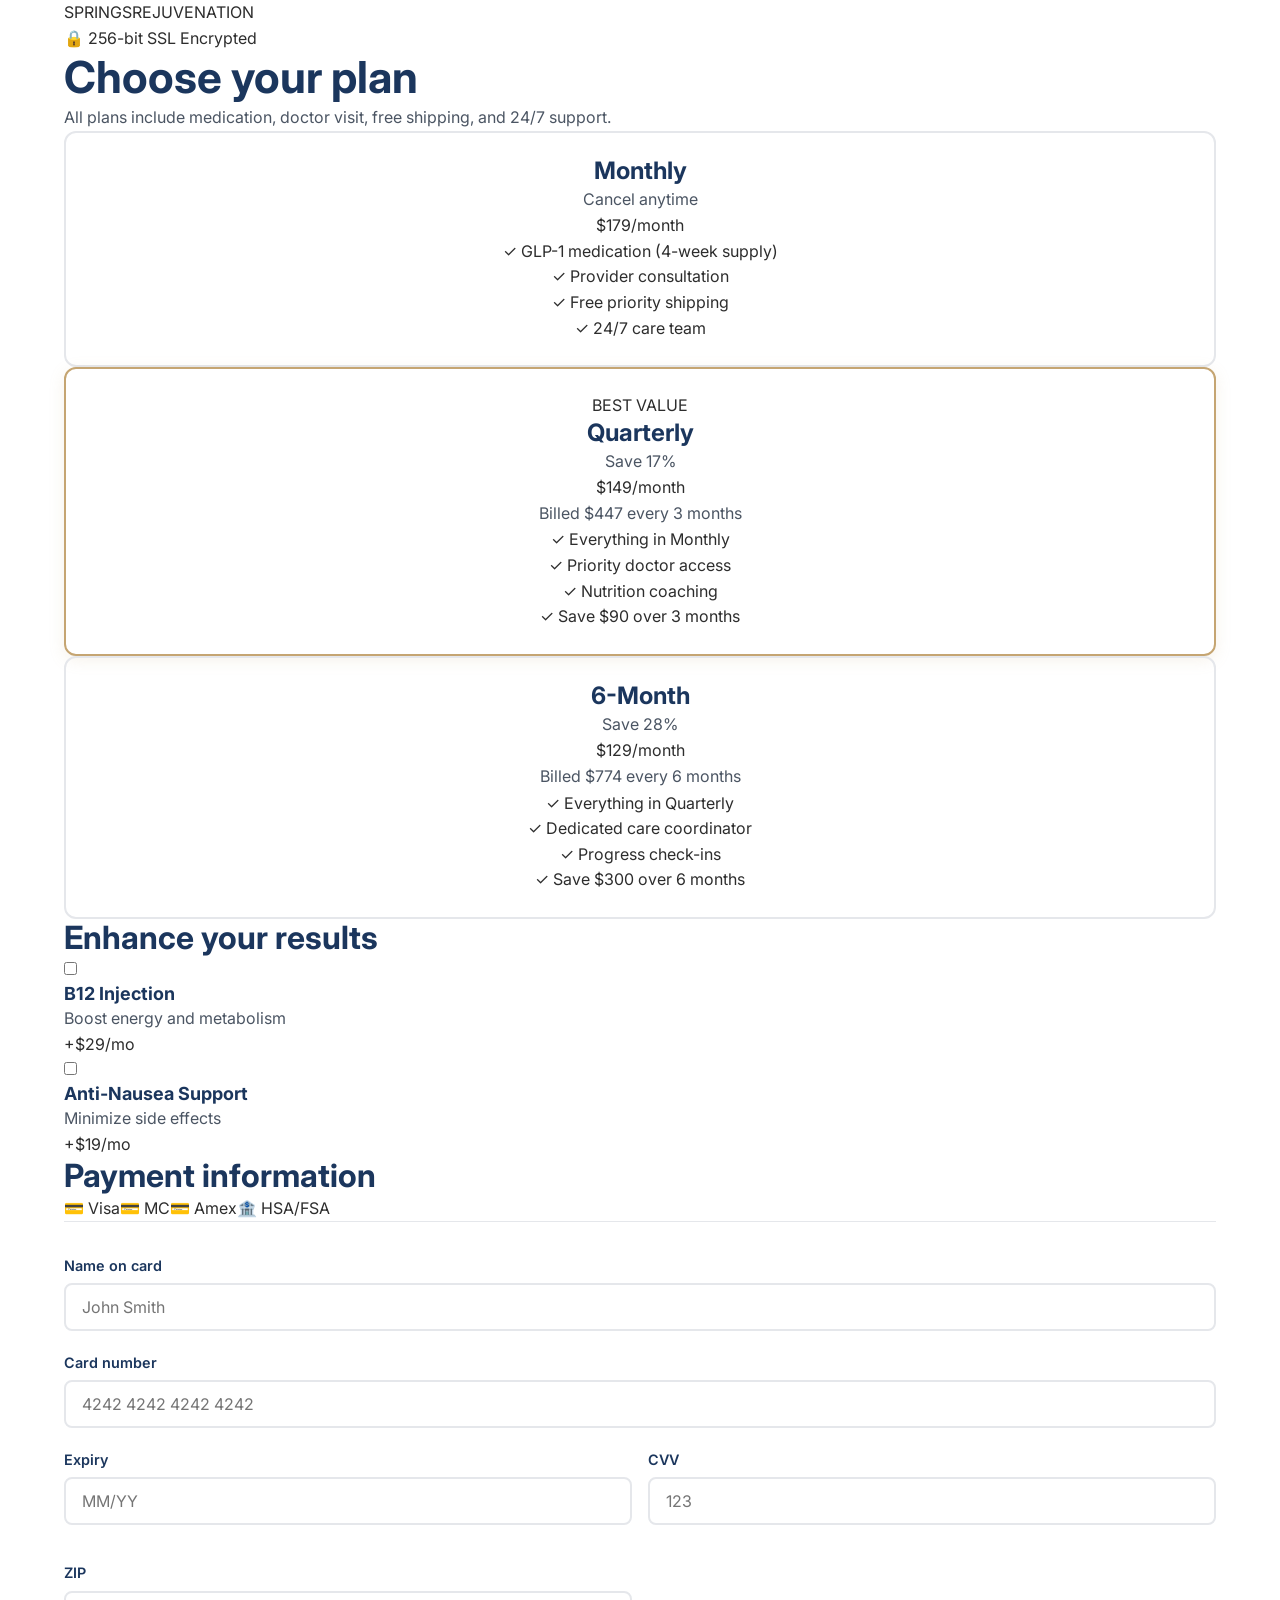
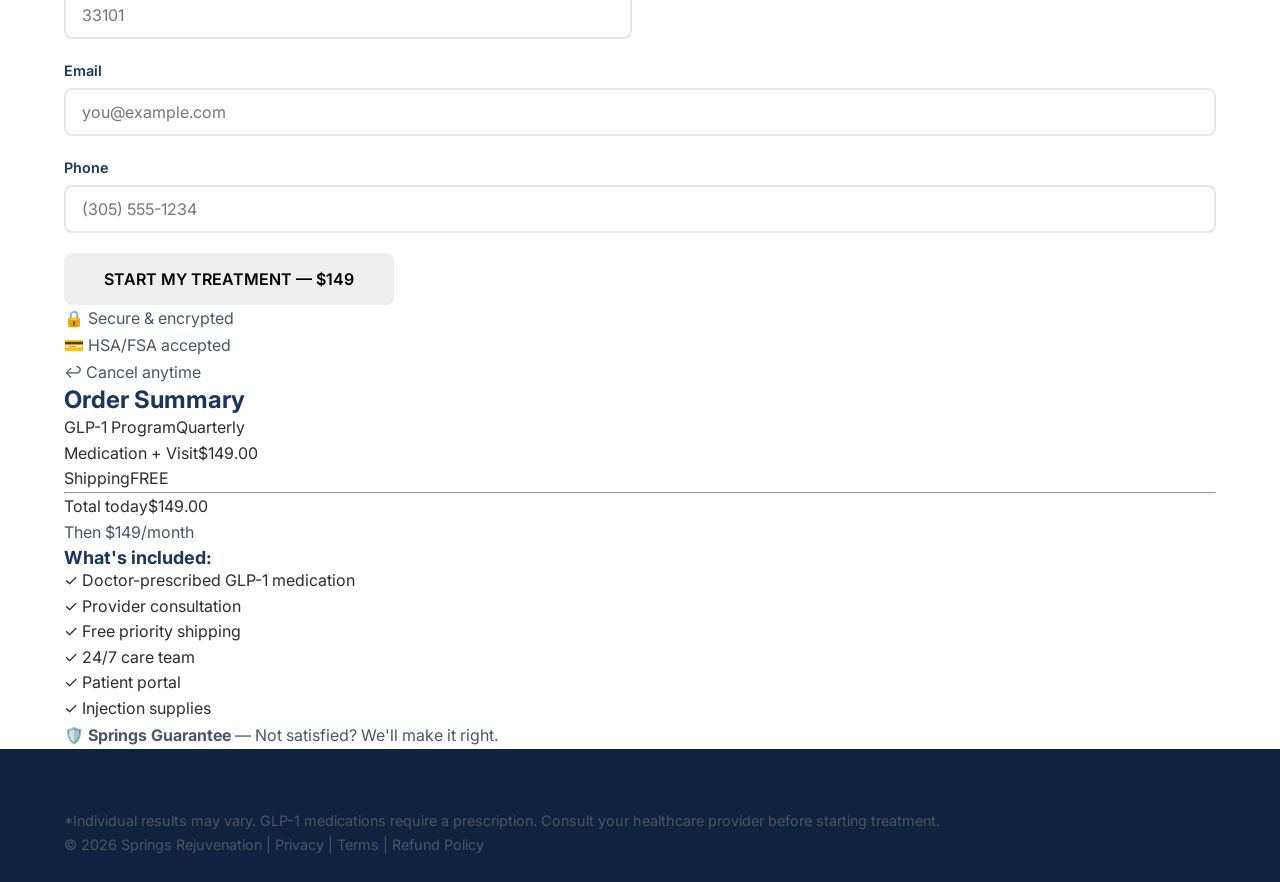
<file: checkout.html>
<!DOCTYPE html>
<html lang="en">
<head>
    <meta charset="UTF-8">
    <meta name="viewport" content="width=device-width, initial-scale=1.0">
    <title>Choose Your Plan — Springs Rejuvenation</title>
    <link rel="stylesheet" href="styles.css">
    <link href="https://fonts.googleapis.com/css2?family=Inter:wght@400;500;600;700;800&display=swap" rel="stylesheet">
</head>
<body class="checkout-body">

<header class="header header-simple">
    <div class="container header-inner">
        <a href="index.html" class="logo"><span class="logo-text">SPRINGS<span class="logo-accent">REJUVENATION</span></span></a>
        <div class="secure-badge">🔒 256-bit SSL Encrypted</div>
    </div>
</header>

<section class="checkout-section">
    <div class="container">
        <div class="checkout-layout">
            <div class="checkout-main">
                <h1>Choose your plan</h1>
                <p class="checkout-sub">All plans include medication, doctor visit, free shipping, and 24/7 support.</p>

                <!-- EDIT: Adjust pricing for each tier -->
                <div class="plan-grid">
                    <div class="plan-card" data-plan="monthly" onclick="selectPlan(this,'monthly',179)">
                        <div class="plan-header"><h3>Monthly</h3><p class="plan-flexibility">Cancel anytime</p></div>
                        <div class="plan-price"><span class="plan-amount">$179</span><span class="plan-period">/month</span></div>
                        <ul class="plan-features">
                            <li>✓ GLP-1 medication (4-week supply)</li>
                            <li>✓ Provider consultation</li>
                            <li>✓ Free priority shipping</li>
                            <li>✓ 24/7 care team</li>
                        </ul>
                    </div>
                    <div class="plan-card recommended" data-plan="quarterly" onclick="selectPlan(this,'quarterly',149)">
                        <div class="plan-badge">BEST VALUE</div>
                        <div class="plan-header"><h3>Quarterly</h3><p class="plan-flexibility">Save 17%</p></div>
                        <div class="plan-price"><span class="plan-amount">$149</span><span class="plan-period">/month</span></div>
                        <p class="plan-billed">Billed $447 every 3 months</p>
                        <ul class="plan-features">
                            <li>✓ Everything in Monthly</li>
                            <li>✓ Priority doctor access</li>
                            <li>✓ Nutrition coaching</li>
                            <li>✓ Save $90 over 3 months</li>
                        </ul>
                    </div>
                    <div class="plan-card" data-plan="biannual" onclick="selectPlan(this,'biannual',129)">
                        <div class="plan-header"><h3>6-Month</h3><p class="plan-flexibility">Save 28%</p></div>
                        <div class="plan-price"><span class="plan-amount">$129</span><span class="plan-period">/month</span></div>
                        <p class="plan-billed">Billed $774 every 6 months</p>
                        <ul class="plan-features">
                            <li>✓ Everything in Quarterly</li>
                            <li>✓ Dedicated care coordinator</li>
                            <li>✓ Progress check-ins</li>
                            <li>✓ Save $300 over 6 months</li>
                        </ul>
                    </div>
                </div>

                <!-- Add-ons -->
                <div class="addons-section">
                    <h2>Enhance your results</h2>
                    <div class="addon-grid">
                        <label class="addon-card">
                            <input type="checkbox" name="addon" value="b12" data-price="29" onchange="updateTotal()">
                            <div class="addon-content"><h4>B12 Injection</h4><p>Boost energy and metabolism</p><span class="addon-price">+$29/mo</span></div>
                        </label>
                        <label class="addon-card">
                            <input type="checkbox" name="addon" value="antinausea" data-price="19" onchange="updateTotal()">
                            <div class="addon-content"><h4>Anti-Nausea Support</h4><p>Minimize side effects</p><span class="addon-price">+$19/mo</span></div>
                        </label>
                    </div>
                </div>

                <!-- EDIT: Replace with actual Stripe Elements -->
                <div class="payment-section">
                    <h2>Payment information</h2>
                    <div class="payment-badges"><span class="pay-badge">💳 Visa</span><span class="pay-badge">💳 MC</span><span class="pay-badge">💳 Amex</span><span class="pay-badge">🏦 HSA/FSA</span></div>
                    <form id="payment-form" class="payment-form">
                        <div class="form-group"><label>Name on card</label><input type="text" placeholder="John Smith" required></div>
                        <div class="form-group"><label>Card number</label><input type="text" id="card-number" placeholder="4242 4242 4242 4242" maxlength="19" required></div>
                        <div class="form-row">
                            <div class="form-group"><label>Expiry</label><input type="text" id="card-expiry" placeholder="MM/YY" maxlength="5" required></div>
                            <div class="form-group"><label>CVV</label><input type="text" placeholder="123" maxlength="4" required></div>
                            <div class="form-group"><label>ZIP</label><input type="text" placeholder="33101" maxlength="5" required></div>
                        </div>
                        <div class="form-group"><label>Email</label><input type="email" placeholder="you@example.com" required></div>
                        <div class="form-group"><label>Phone</label><input type="tel" placeholder="(305) 555-1234" required></div>
                        <button type="submit" class="btn btn-primary btn-lg btn-full">START MY TREATMENT — <span id="btn-price">$149</span></button>
                        <div class="checkout-trust"><p>🔒 Secure & encrypted</p><p>💳 HSA/FSA accepted</p><p>↩️ Cancel anytime</p></div>
                    </form>
                </div>
            </div>

            <!-- Order Summary Sidebar -->
            <div class="checkout-sidebar">
                <div class="order-summary">
                    <h3>Order Summary</h3>
                    <div class="summary-line"><span>GLP-1 Program</span><span id="summary-plan">Quarterly</span></div>
                    <div class="summary-line"><span>Medication + Visit</span><span id="summary-base">$149.00</span></div>
                    <div class="summary-line" id="addon-line" style="display:none"><span>Add-ons</span><span id="summary-addons">$0</span></div>
                    <div class="summary-line"><span>Shipping</span><span class="free-tag">FREE</span></div>
                    <hr>
                    <div class="summary-total"><span>Total today</span><span id="summary-total">$149.00</span></div>
                    <p class="summary-note">Then <span id="summary-recurring">$149/month</span></p>
                </div>
                <div class="sidebar-trust">
                    <h4>What's included:</h4>
                    <ul><li>✓ Doctor-prescribed GLP-1 medication</li><li>✓ Provider consultation</li><li>✓ Free priority shipping</li><li>✓ 24/7 care team</li><li>✓ Patient portal</li><li>✓ Injection supplies</li></ul>
                </div>
                <div class="sidebar-guarantee"><p>🛡️ <strong>Springs Guarantee</strong> — Not satisfied? We'll make it right.</p></div>
            </div>
        </div>
    </div>
</section>

<footer class="footer footer-simple">
    <div class="container">
        <p class="footer-disclaimer-sm">*Individual results may vary. GLP-1 medications require a prescription. Consult your healthcare provider before starting treatment.</p>
        <p>© 2026 Springs Rejuvenation | <a href="#">Privacy</a> | <a href="#">Terms</a> | <a href="#">Refund Policy</a></p>
    </div>
</footer>

<script>
let selectedPlan='quarterly', basePrice=149;
function selectPlan(el,plan,price){document.querySelectorAll('.plan-card').forEach(c=>c.classList.remove('selected'));el.classList.add('selected');selectedPlan=plan;basePrice=price;updateTotal()}
function updateTotal(){let a=0;document.querySelectorAll('input[name="addon"]:checked').forEach(c=>{a+=parseInt(c.dataset.price)||0});const t=basePrice+a;document.getElementById('summary-plan').textContent=selectedPlan==='monthly'?'Monthly':selectedPlan==='quarterly'?'Quarterly':'6-Month';document.getElementById('summary-base').textContent='$'+basePrice+'.00';document.getElementById('btn-price').textContent='$'+t;document.getElementById('summary-total').textContent='$'+t+'.00';document.getElementById('summary-recurring').textContent='$'+t+'/month';const al=document.getElementById('addon-line');if(a>0){al.style.display='flex';document.getElementById('summary-addons').textContent='+$'+a+'.00'}else{al.style.display='none'}}
document.querySelector('.plan-card.recommended')?.click();
document.getElementById('card-number')?.addEventListener('input',function(e){let v=e.target.value.replace(/\D/g,'').substring(0,16);e.target.value=v.replace(/(\d{4})(?=\d)/g,'$1 ')});
document.getElementById('card-expiry')?.addEventListener('input',function(e){let v=e.target.value.replace(/\D/g,'').substring(0,4);if(v.length>=2)v=v.substring(0,2)+'/'+v.substring(2);e.target.value=v});
document.getElementById('payment-form')?.addEventListener('submit',function(e){e.preventDefault();alert('Payment submitted! Connect Stripe in production.')});
</script>
</body>
</html>
</file>
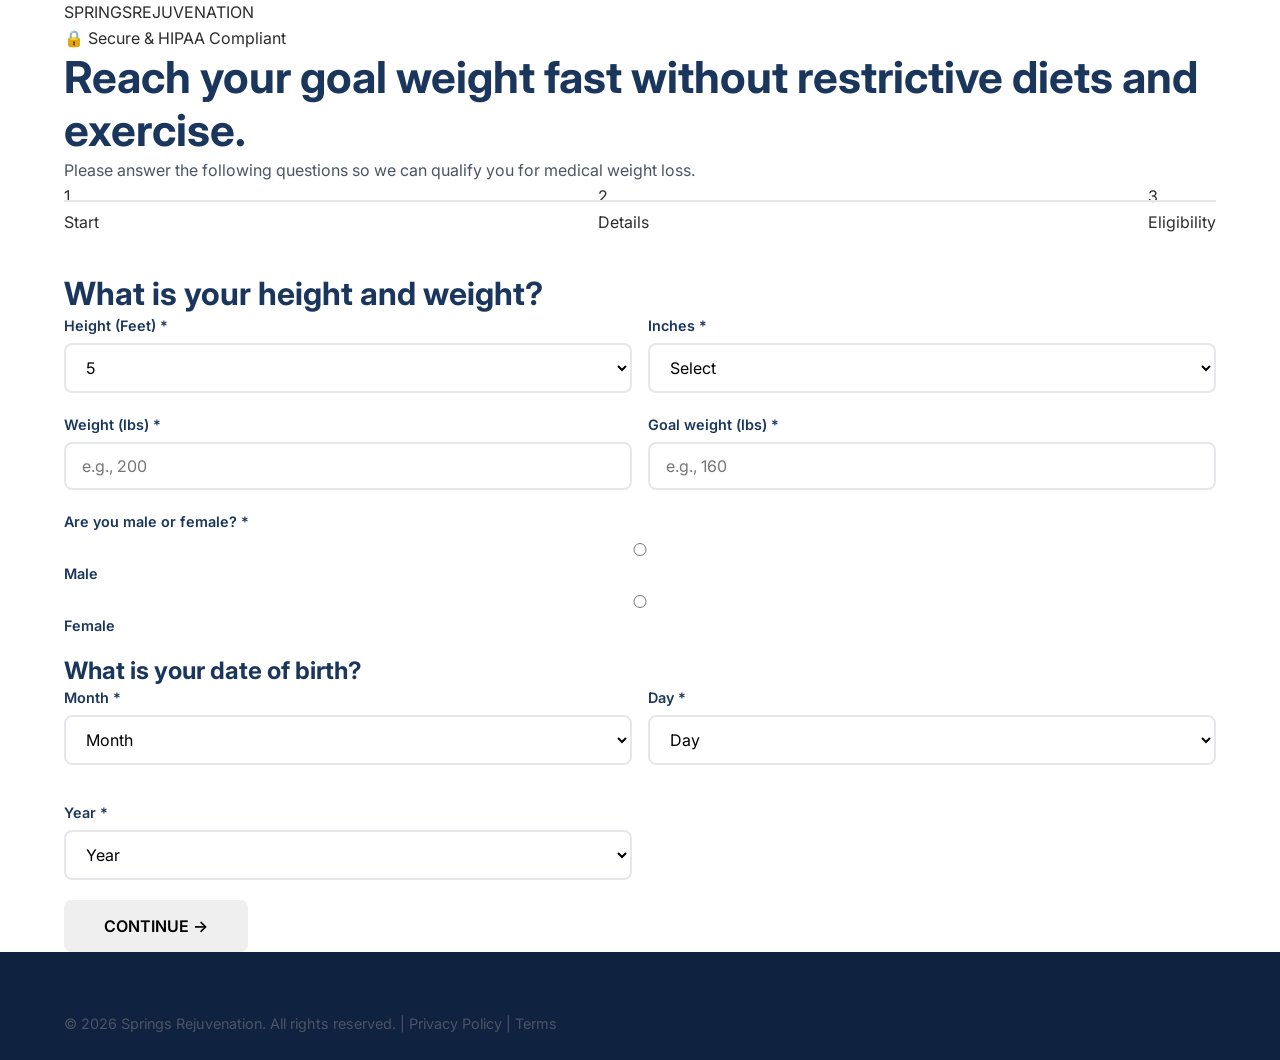
<file: intake.html>
<!DOCTYPE html>
<html lang="en">
<head>
    <meta charset="UTF-8">
    <meta name="viewport" content="width=device-width, initial-scale=1.0">
    <title>Get Started — Springs Rejuvenation Weight Loss Assessment</title>
    <link rel="stylesheet" href="styles.css">
    <link href="https://fonts.googleapis.com/css2?family=Inter:wght@400;500;600;700;800&display=swap" rel="stylesheet">
</head>
<body class="intake-body">

<header class="header header-simple">
    <div class="container header-inner">
        <a href="index.html" class="logo"><span class="logo-text">SPRINGS<span class="logo-accent">REJUVENATION</span></span></a>
        <div class="secure-badge">🔒 Secure & HIPAA Compliant</div>
    </div>
</header>

<section class="intake-section">
    <div class="container intake-container">
        <div class="intake-header">
            <h1>Reach your goal weight fast <span class="highlight">without restrictive diets and exercise.</span></h1>
            <p>Please answer the following questions so we can qualify you for medical weight loss.</p>
        </div>

        <!-- Progress Bar -->
        <div class="progress-bar">
            <div class="progress-step active" data-step="1">
                <div class="step-dot">1</div>
                <span>Start</span>
            </div>
            <div class="progress-line"><div class="progress-fill" id="progress-fill-1"></div></div>
            <div class="progress-step" data-step="2">
                <div class="step-dot">2</div>
                <span>Details</span>
            </div>
            <div class="progress-line"><div class="progress-fill" id="progress-fill-2"></div></div>
            <div class="progress-step" data-step="3">
                <div class="step-dot">3</div>
                <span>Eligibility</span>
            </div>
        </div>

        <form id="intake-form" class="intake-form">

            <!-- ═══ STEP 1: Basic Info ═══ -->
            <div class="form-step active" id="step-1">
                <h2>What is your height and weight?</h2>

                <div class="form-row">
                    <div class="form-group">
                        <label for="feet">Height (Feet) *</label>
                        <select id="feet" name="feet" required>
                            <option value="">Select</option>
                            <option value="4">4</option>
                            <option value="5" selected>5</option>
                            <option value="6">6</option>
                            <option value="7">7</option>
                        </select>
                    </div>
                    <div class="form-group">
                        <label for="inches">Inches *</label>
                        <select id="inches" name="inches" required>
                            <option value="">Select</option>
                            <option value="0">0</option><option value="1">1</option>
                            <option value="2">2</option><option value="3">3</option>
                            <option value="4">4</option><option value="5">5</option>
                            <option value="6">6</option><option value="7">7</option>
                            <option value="8">8</option><option value="9">9</option>
                            <option value="10">10</option><option value="11">11</option>
                        </select>
                    </div>
                </div>

                <div class="form-row">
                    <div class="form-group">
                        <label for="weight">Weight (lbs) *</label>
                        <input type="number" id="weight" name="weight" placeholder="e.g., 200" min="80" max="500" required>
                    </div>
                    <div class="form-group">
                        <label for="goal-weight">Goal weight (lbs) *</label>
                        <input type="number" id="goal-weight" name="goal_weight" placeholder="e.g., 160" min="80" max="400" required>
                    </div>
                </div>

                <div class="form-group">
                    <label>Are you male or female? *</label>
                    <div class="radio-group">
                        <label class="radio-option"><input type="radio" name="sex" value="male" required> Male</label>
                        <label class="radio-option"><input type="radio" name="sex" value="female"> Female</label>
                    </div>
                </div>

                <h3>What is your date of birth?</h3>
                <div class="form-row form-row-3">
                    <div class="form-group">
                        <label for="dob-month">Month *</label>
                        <select id="dob-month" name="dob_month" required>
                            <option value="">Month</option>
                            <option value="1">January</option><option value="2">February</option>
                            <option value="3">March</option><option value="4">April</option>
                            <option value="5">May</option><option value="6">June</option>
                            <option value="7">July</option><option value="8">August</option>
                            <option value="9">September</option><option value="10">October</option>
                            <option value="11">November</option><option value="12">December</option>
                        </select>
                    </div>
                    <div class="form-group">
                        <label for="dob-day">Day *</label>
                        <select id="dob-day" name="dob_day" required>
                            <option value="">Day</option>
                            <script>for(let i=1;i<=31;i++) document.write(`<option value="${i}">${i}</option>`)</script>
                        </select>
                    </div>
                    <div class="form-group">
                        <label for="dob-year">Year *</label>
                        <select id="dob-year" name="dob_year" required>
                            <option value="">Year</option>
                            <script>for(let i=2008;i>=1930;i--) document.write(`<option value="${i}">${i}</option>`)</script>
                        </select>
                    </div>
                </div>

                <div class="form-actions">
                    <button type="button" class="btn btn-primary btn-lg" onclick="nextStep(1)">CONTINUE →</button>
                </div>
            </div>

            <!-- ═══ STEP 2: Medical Details ═══ -->
            <div class="form-step" id="step-2">
                <h2>Medical History</h2>
                <p class="form-note">This information helps our doctors determine the safest and most effective treatment for you.</p>

                <div class="form-group">
                    <label for="medications">Current medications (list all)</label>
                    <textarea id="medications" name="medications" rows="3" placeholder="e.g., Metformin 500mg, Lisinopril 10mg..."></textarea>
                </div>

                <div class="form-group">
                    <label for="allergies">Drug allergies</label>
                    <textarea id="allergies" name="allergies" rows="2" placeholder="e.g., Penicillin, Sulfa drugs..."></textarea>
                </div>

                <div class="form-group">
                    <label>Do you have any of the following conditions? (check all that apply)</label>
                    <div class="checkbox-grid">
                        <label class="checkbox-option"><input type="checkbox" name="conditions" value="type2_diabetes"> Type 2 Diabetes</label>
                        <label class="checkbox-option"><input type="checkbox" name="conditions" value="type1_diabetes"> Type 1 Diabetes</label>
                        <label class="checkbox-option"><input type="checkbox" name="conditions" value="thyroid"> Thyroid disease</label>
                        <label class="checkbox-option"><input type="checkbox" name="conditions" value="heart"> Heart disease</label>
                        <label class="checkbox-option"><input type="checkbox" name="conditions" value="kidney"> Kidney disease</label>
                        <label class="checkbox-option"><input type="checkbox" name="conditions" value="pancreatitis"> History of pancreatitis</label>
                        <label class="checkbox-option"><input type="checkbox" name="conditions" value="men2"> MEN2 or medullary thyroid cancer</label>
                        <label class="checkbox-option"><input type="checkbox" name="conditions" value="gallbladder"> Gallbladder issues</label>
                        <label class="checkbox-option"><input type="checkbox" name="conditions" value="eating_disorder"> Eating disorder history</label>
                        <label class="checkbox-option"><input type="checkbox" name="conditions" value="pregnant"> Pregnant or breastfeeding</label>
                        <label class="checkbox-option"><input type="checkbox" name="conditions" value="hypertension"> High blood pressure</label>
                        <label class="checkbox-option"><input type="checkbox" name="conditions" value="high_cholesterol"> High cholesterol</label>
                        <label class="checkbox-option"><input type="checkbox" name="conditions" value="none"> None of the above</label>
                    </div>
                </div>

                <div class="form-group">
                    <label>Have you tried to lose weight before?</label>
                    <div class="radio-group">
                        <label class="radio-option"><input type="radio" name="prev_weight_loss" value="yes"> Yes</label>
                        <label class="radio-option"><input type="radio" name="prev_weight_loss" value="no"> No</label>
                    </div>
                </div>

                <div class="form-group">
                    <label>Have you used GLP-1 medications before?</label>
                    <div class="radio-group">
                        <label class="radio-option"><input type="radio" name="prev_glp1" value="yes"> Yes</label>
                        <label class="radio-option"><input type="radio" name="prev_glp1" value="no"> No</label>
                    </div>
                </div>

                <div class="form-group" id="prev-glp1-detail" style="display:none;">
                    <label for="prev-glp1-which">Which GLP-1 medication did you use?</label>
                    <input type="text" id="prev-glp1-which" name="prev_glp1_which" placeholder="e.g., Ozempic, Wegovy, Mounjaro...">
                </div>

                <div class="form-actions">
                    <button type="button" class="btn btn-outline" onclick="prevStep(2)">← BACK</button>
                    <button type="button" class="btn btn-primary btn-lg" onclick="nextStep(2)">CONTINUE →</button>
                </div>
            </div>

            <!-- ═══ STEP 3: Eligibility Result ═══ -->
            <div class="form-step" id="step-3">
                <div class="eligibility-result" id="eligibility-result">
                    <div class="result-icon">✅</div>
                    <h2>Great news — you may be eligible!</h2>
                    <p class="result-sub">Based on your responses, you appear to be a good candidate for our GLP-1 weight loss program.</p>

                    <div class="bmi-card">
                        <div class="bmi-row">
                            <span class="bmi-label">Your BMI:</span>
                            <span class="bmi-value" id="bmi-value">—</span>
                        </div>
                        <div class="bmi-row">
                            <span class="bmi-label">Current weight:</span>
                            <span class="bmi-value" id="summary-weight">—</span>
                        </div>
                        <div class="bmi-row">
                            <span class="bmi-label">Goal weight:</span>
                            <span class="bmi-value" id="summary-goal">—</span>
                        </div>
                        <div class="bmi-row highlight-row">
                            <span class="bmi-label">Projected loss:</span>
                            <span class="bmi-value" id="summary-loss">—</span>
                        </div>
                    </div>

                    <h3>Recommended for you:</h3>
                    <div class="recommended-plan">
                        <!-- EDIT: Adjust recommended plan -->
                        <div class="plan-rec-card">
                            <h4>GLP-1 Injection Program</h4>
                            <p class="plan-rec-price">$179/month</p>
                            <ul>
                                <li>✓ Compounded semaglutide</li>
                                <li>✓ Doctor consultation included</li>
                                <li>✓ Free priority shipping</li>
                                <li>✓ 24/7 care team support</li>
                                <li>✓ Cancel anytime</li>
                            </ul>
                        </div>
                    </div>

                    <div class="form-actions">
                        <a href="checkout.html" class="btn btn-primary btn-lg">CONTINUE TO CHECKOUT →</a>
                        <p class="secure-note">🔒 Your information is secure and protected by HIPAA</p>
                    </div>
                </div>

                <!-- DQ Result (hidden by default) -->
                <div class="eligibility-dq" id="eligibility-dq" style="display:none;">
                    <div class="result-icon">ℹ️</div>
                    <h2>We may have other options for you</h2>
                    <p>Based on your responses, GLP-1 therapy may not be the best fit right now. However, Springs Rejuvenation offers other treatments that may help you reach your goals.</p>
                    <div class="form-actions">
                        <a href="index.html#products" class="btn btn-primary">EXPLORE OTHER TREATMENTS</a>
                        <!-- EDIT: Link to Springs main site or peptide page -->
                        <a href="#" class="btn btn-outline">SPEAK WITH A SPECIALIST</a>
                    </div>
                </div>
            </div>
        </form>
    </div>
</section>

<footer class="footer footer-simple">
    <div class="container">
        <p>© 2026 Springs Rejuvenation. All rights reserved. | <a href="#">Privacy Policy</a> | <a href="#">Terms</a></p>
    </div>
</footer>

<script src="script.js"></script>
<script>
// Intake-specific JS
document.querySelectorAll('input[name="prev_glp1"]').forEach(r => {
    r.addEventListener('change', () => {
        document.getElementById('prev-glp1-detail').style.display = r.value === 'yes' ? 'block' : 'none';
    });
});

function nextStep(current) {
    // Validate current step
    const step = document.getElementById('step-' + current);
    const required = step.querySelectorAll('[required]');
    let valid = true;
    required.forEach(f => {
        if (!f.value) { f.classList.add('error'); valid = false; }
        else { f.classList.remove('error'); }
    });
    // Radio validation
    if (current === 1) {
        const sex = document.querySelector('input[name="sex"]:checked');
        if (!sex) { valid = false; alert('Please select male or female.'); }
    }
    if (!valid) return;

    // Calculate BMI on step 2 → 3
    if (current === 2) {
        const feet = parseInt(document.getElementById('feet').value) || 5;
        const inches = parseInt(document.getElementById('inches').value) || 6;
        const weight = parseFloat(document.getElementById('weight').value) || 180;
        const goalWeight = parseFloat(document.getElementById('goal-weight').value) || 150;
        const heightIn = feet * 12 + inches;
        const bmi = (weight / (heightIn * heightIn)) * 703;

        document.getElementById('bmi-value').textContent = bmi.toFixed(1);
        document.getElementById('summary-weight').textContent = weight + ' lbs';
        document.getElementById('summary-goal').textContent = goalWeight + ' lbs';
        document.getElementById('summary-loss').textContent = Math.round(weight * 0.18) + ' lbs projected';

        // Check DQ conditions
        const conditions = Array.from(document.querySelectorAll('input[name="conditions"]:checked')).map(c => c.value);
        const isDQ = conditions.includes('type1_diabetes') || conditions.includes('men2') || conditions.includes('pregnant');

        if (isDQ || bmi < 25) {
            document.getElementById('eligibility-result').style.display = 'none';
            document.getElementById('eligibility-dq').style.display = 'block';
        } else {
            document.getElementById('eligibility-result').style.display = 'block';
            document.getElementById('eligibility-dq').style.display = 'none';
        }
    }

    // Transition
    document.getElementById('step-' + current).classList.remove('active');
    document.getElementById('step-' + (current + 1)).classList.add('active');

    // Update progress bar
    document.querySelectorAll('.progress-step').forEach((s, i) => {
        if (i < current) s.classList.add('completed');
        if (i === current) s.classList.add('active');
    });
    if (document.getElementById('progress-fill-' + current))
        document.getElementById('progress-fill-' + current).style.width = '100%';

    window.scrollTo(0, 0);
}

function prevStep(current) {
    document.getElementById('step-' + current).classList.remove('active');
    document.getElementById('step-' + (current - 1)).classList.add('active');
    document.querySelectorAll('.progress-step')[current - 1].classList.remove('active');
    if (document.getElementById('progress-fill-' + (current - 1)))
        document.getElementById('progress-fill-' + (current - 1)).style.width = '0%';
    window.scrollTo(0, 0);
}
</script>
</body>
</html>
</file>
<file: styles.css>
/* ============================================
   Springs Rejuvenation GLP-1 Funnel Stylesheet
   Brand Colors:
     Primary: #1B365D (dark blue)
     Secondary: #C5A572 (gold accent)
     Light: #F8F6F1 (cream)
     White: #FFFFFF
     Text: #2D2D2D
     Light Text: #6B7280
   ============================================ */

/* --- Reset & Base --- */
*, *::before, *::after { box-sizing: border-box; margin: 0; padding: 0; }

html { scroll-behavior: smooth; font-size: 16px; }

body {
  font-family: 'Inter', -apple-system, BlinkMacSystemFont, 'Segoe UI', Roboto, sans-serif;
  color: #2D2D2D;
  line-height: 1.6;
  background: #FFFFFF;
  -webkit-font-smoothing: antialiased;
}

img { max-width: 100%; height: auto; display: block; }
a { text-decoration: none; color: inherit; }
ul { list-style: none; }
button, input, select, textarea { font-family: inherit; font-size: inherit; }

/* --- Typography --- */
h1, h2, h3, h4 { line-height: 1.2; font-weight: 700; color: #1B365D; }
h1 { font-size: 2.75rem; }
h2 { font-size: 2rem; }
h3 { font-size: 1.5rem; }
h4 { font-size: 1.125rem; }
p { color: #4B5563; line-height: 1.7; }

/* --- Layout --- */
.container {
  max-width: 1200px;
  margin: 0 auto;
  padding: 0 24px;
}

.section {
  padding: 80px 0;
}

.section--cream { background: #F8F6F1; }
.section--dark { background: #1B365D; color: #FFFFFF; }
.section--dark h2, .section--dark h3, .section--dark p { color: #FFFFFF; }
.section--dark .subtext { color: #CBD5E1; }

.text-center { text-align: center; }

.subtext {
  color: #6B7280;
  font-size: 1.125rem;
  margin-top: 12px;
}

.section-header {
  text-align: center;
  max-width: 700px;
  margin: 0 auto 48px;
}

/* --- Buttons --- */
.btn {
  display: inline-block;
  padding: 16px 40px;
  border-radius: 8px;
  font-weight: 600;
  font-size: 1rem;
  cursor: pointer;
  border: none;
  transition: all 0.3s ease;
  text-align: center;
}

.btn--primary {
  background: #C5A572;
  color: #FFFFFF;
}
.btn--primary:hover { background: #B08E56; transform: translateY(-2px); box-shadow: 0 4px 12px rgba(197,165,114,0.4); }

.btn--secondary {
  background: #1B365D;
  color: #FFFFFF;
}
.btn--secondary:hover { background: #142848; transform: translateY(-2px); box-shadow: 0 4px 12px rgba(27,54,93,0.3); }

.btn--outline {
  background: transparent;
  color: #1B365D;
  border: 2px solid #1B365D;
}
.btn--outline:hover { background: #1B365D; color: #FFFFFF; }

.btn--large { padding: 18px 48px; font-size: 1.125rem; }
.btn--full { width: 100%; display: block; }

/* --- Navigation --- */
.nav {
  position: fixed;
  top: 0;
  left: 0;
  right: 0;
  z-index: 1000;
  background: rgba(255,255,255,0.97);
  backdrop-filter: blur(8px);
  border-bottom: 1px solid #E5E7EB;
  transition: box-shadow 0.3s ease;
}

.nav.scrolled { box-shadow: 0 2px 16px rgba(0,0,0,0.08); }

.nav__inner {
  display: flex;
  align-items: center;
  justify-content: space-between;
  height: 72px;
  max-width: 1200px;
  margin: 0 auto;
  padding: 0 24px;
}

.nav__logo {
  font-size: 1.25rem;
  font-weight: 700;
  color: #1B365D;
  display: flex;
  align-items: center;
  gap: 8px;
}

.nav__logo span { color: #C5A572; }

.nav__links {
  display: flex;
  align-items: center;
  gap: 32px;
}

.nav__links a {
  font-size: 0.9rem;
  font-weight: 500;
  color: #4B5563;
  transition: color 0.2s;
}

.nav__links a:hover { color: #1B365D; }

.nav__cta {
  padding: 10px 24px !important;
  font-size: 0.9rem !important;
}

.nav__toggle {
  display: none;
  background: none;
  border: none;
  cursor: pointer;
  padding: 8px;
}

.nav__toggle span {
  display: block;
  width: 24px;
  height: 2px;
  background: #1B365D;
  margin: 6px 0;
  transition: all 0.3s;
}

/* --- Hero --- */
.hero {
  padding: 140px 0 80px;
  background: linear-gradient(135deg, #1B365D 0%, #264A7A 100%);
  color: #FFFFFF;
  position: relative;
  overflow: hidden;
}

.hero::after {
  content: '';
  position: absolute;
  top: -50%;
  right: -20%;
  width: 600px;
  height: 600px;
  border-radius: 50%;
  background: rgba(197,165,114,0.08);
}

.hero__inner {
  display: grid;
  grid-template-columns: 1fr 1fr;
  gap: 60px;
  align-items: center;
  position: relative;
  z-index: 1;
}

.hero__badge {
  display: inline-block;
  background: rgba(197,165,114,0.2);
  color: #C5A572;
  padding: 8px 16px;
  border-radius: 24px;
  font-size: 0.85rem;
  font-weight: 600;
  margin-bottom: 20px;
  border: 1px solid rgba(197,165,114,0.3);
}

.hero h1 {
  color: #FFFFFF;
  font-size: 3rem;
  margin-bottom: 20px;
}

.hero p {
  color: #CBD5E1;
  font-size: 1.2rem;
  margin-bottom: 32px;
  max-width: 520px;
}

.hero__ctas {
  display: flex;
  gap: 16px;
  margin-bottom: 40px;
}

.hero__trust {
  display: flex;
  gap: 24px;
  flex-wrap: wrap;
}

.hero__trust-item {
  display: flex;
  align-items: center;
  gap: 8px;
  font-size: 0.9rem;
  color: #94A3B8;
}

.hero__trust-item .icon {
  color: #C5A572;
  font-size: 1.1rem;
}

.hero__image {
  background: rgba(255,255,255,0.05);
  border-radius: 16px;
  padding: 40px;
  text-align: center;
  border: 1px solid rgba(255,255,255,0.1);
  min-height: 400px;
  display: flex;
  align-items: center;
  justify-content: center;
  color: #94A3B8;
  font-style: italic;
}

/* --- Promo Banner --- */
.promo-banner {
  background: #C5A572;
  color: #FFFFFF;
  text-align: center;
  padding: 12px 24px;
  font-weight: 600;
  font-size: 0.95rem;
  position: fixed;
  top: 72px;
  left: 0;
  right: 0;
  z-index: 999;
}

.has-promo .hero { padding-top: 180px; }
.has-promo .nav + .promo-banner + * { margin-top: 40px; }

/* --- Product Cards --- */
.products-grid {
  display: grid;
  grid-template-columns: repeat(auto-fit, minmax(260px, 1fr));
  gap: 24px;
}

.product-card {
  background: #FFFFFF;
  border: 2px solid #E5E7EB;
  border-radius: 16px;
  padding: 32px 24px;
  text-align: center;
  transition: all 0.3s ease;
  position: relative;
}

.product-card:hover { border-color: #C5A572; transform: translateY(-4px); box-shadow: 0 12px 32px rgba(0,0,0,0.08); }

.product-card--featured {
  border-color: #C5A572;
  box-shadow: 0 8px 24px rgba(197,165,114,0.15);
}

.product-card__badge {
  position: absolute;
  top: -12px;
  left: 50%;
  transform: translateX(-50%);
  background: #C5A572;
  color: #FFFFFF;
  padding: 4px 16px;
  border-radius: 12px;
  font-size: 0.75rem;
  font-weight: 700;
  text-transform: uppercase;
}

.product-card__price {
  font-size: 2.25rem;
  font-weight: 700;
  color: #1B365D;
  margin: 16px 0 4px;
}

.product-card__price-sub {
  color: #6B7280;
  font-size: 0.85rem;
  margin-bottom: 16px;
}

.product-card__title {
  font-size: 1.25rem;
  margin-bottom: 8px;
}

.product-card__desc {
  font-size: 0.9rem;
  color: #6B7280;
  margin-bottom: 24px;
}

.product-card__features {
  text-align: left;
  margin-bottom: 24px;
}

.product-card__features li {
  padding: 6px 0;
  font-size: 0.9rem;
  color: #4B5563;
  display: flex;
  align-items: flex-start;
  gap: 8px;
}

.product-card__features li::before {
  content: '\2713';
  color: #C5A572;
  font-weight: 700;
  flex-shrink: 0;
}

/* --- Stats Bar --- */
.stats-bar {
  display: grid;
  grid-template-columns: repeat(4, 1fr);
  gap: 32px;
  padding: 48px 0;
}

.stat-item { text-align: center; }

.stat-item__number {
  font-size: 2.5rem;
  font-weight: 800;
  color: #C5A572;
  line-height: 1;
}

.stat-item__label {
  font-size: 0.9rem;
  color: #6B7280;
  margin-top: 8px;
}

/* --- Calculator --- */
.calculator {
  max-width: 600px;
  margin: 0 auto;
  background: #FFFFFF;
  border-radius: 16px;
  padding: 48px;
  box-shadow: 0 8px 32px rgba(0,0,0,0.08);
}

.calculator__label {
  font-weight: 600;
  margin-bottom: 8px;
  display: block;
}

.calculator__input-group {
  margin-bottom: 24px;
}

.calculator__slider {
  width: 100%;
  -webkit-appearance: none;
  height: 8px;
  border-radius: 4px;
  background: #E5E7EB;
  outline: none;
  margin: 16px 0;
}

.calculator__slider::-webkit-slider-thumb {
  -webkit-appearance: none;
  width: 24px;
  height: 24px;
  border-radius: 50%;
  background: #C5A572;
  cursor: pointer;
  box-shadow: 0 2px 8px rgba(197,165,114,0.4);
}

.calculator__result {
  text-align: center;
  margin-top: 24px;
  padding: 24px;
  background: #F8F6F1;
  border-radius: 12px;
}

.calculator__result-number {
  font-size: 3rem;
  font-weight: 800;
  color: #1B365D;
}

.calculator__result-label {
  color: #6B7280;
  font-size: 0.9rem;
}

/* --- How It Works (3 Steps) --- */
.steps {
  display: grid;
  grid-template-columns: repeat(3, 1fr);
  gap: 40px;
  position: relative;
}

.steps::before {
  content: '';
  position: absolute;
  top: 40px;
  left: 15%;
  right: 15%;
  height: 2px;
  background: #E5E7EB;
}

.step {
  text-align: center;
  position: relative;
}

.step__number {
  width: 80px;
  height: 80px;
  border-radius: 50%;
  background: #1B365D;
  color: #FFFFFF;
  display: flex;
  align-items: center;
  justify-content: center;
  font-size: 1.5rem;
  font-weight: 700;
  margin: 0 auto 20px;
  position: relative;
  z-index: 1;
}

.step h3 { margin-bottom: 12px; }
.step p { font-size: 0.95rem; }

/* --- Testimonials --- */
.testimonials-grid {
  display: grid;
  grid-template-columns: repeat(auto-fit, minmax(300px, 1fr));
  gap: 24px;
}

.testimonial-card {
  background: #FFFFFF;
  border-radius: 16px;
  padding: 32px;
  box-shadow: 0 4px 16px rgba(0,0,0,0.05);
  border: 1px solid #F3F4F6;
}

.testimonial-card__stars {
  color: #C5A572;
  font-size: 1.1rem;
  margin-bottom: 16px;
}

.testimonial-card__text {
  font-size: 1rem;
  font-style: italic;
  color: #374151;
  margin-bottom: 16px;
}

.testimonial-card__author {
  display: flex;
  align-items: center;
  gap: 12px;
}

.testimonial-card__avatar {
  width: 48px;
  height: 48px;
  border-radius: 50%;
  background: #E5E7EB;
  display: flex;
  align-items: center;
  justify-content: center;
  color: #6B7280;
  font-weight: 600;
}

.testimonial-card__name {
  font-weight: 600;
  color: #1B365D;
}

.testimonial-card__verified {
  font-size: 0.8rem;
  color: #6B7280;
}

/* --- Science Section --- */
.science-grid {
  display: grid;
  grid-template-columns: 1fr 1fr;
  gap: 60px;
  align-items: center;
}

.science-grid__content h2 { margin-bottom: 20px; }
.science-grid__content p { margin-bottom: 16px; }

.science-grid__image {
  background: #F3F4F6;
  border-radius: 16px;
  min-height: 350px;
  display: flex;
  align-items: center;
  justify-content: center;
  color: #6B7280;
  font-style: italic;
}

/* --- FAQ --- */
.faq-list {
  max-width: 800px;
  margin: 0 auto;
}

.faq-item {
  border-bottom: 1px solid #E5E7EB;
}

.faq-item__question {
  width: 100%;
  background: none;
  border: none;
  padding: 20px 0;
  display: flex;
  justify-content: space-between;
  align-items: center;
  cursor: pointer;
  font-size: 1.05rem;
  font-weight: 600;
  color: #1B365D;
  text-align: left;
}

.faq-item__question:hover { color: #C5A572; }

.faq-item__icon {
  font-size: 1.5rem;
  transition: transform 0.3s;
  flex-shrink: 0;
  margin-left: 16px;
}

.faq-item.active .faq-item__icon { transform: rotate(45deg); }

.faq-item__answer {
  max-height: 0;
  overflow: hidden;
  transition: max-height 0.3s ease, padding 0.3s ease;
}

.faq-item.active .faq-item__answer {
  max-height: 500px;
  padding-bottom: 20px;
}

.faq-item__answer p {
  font-size: 0.95rem;
  color: #4B5563;
}

/* --- Doctor Section --- */
.doctors-grid {
  display: grid;
  grid-template-columns: repeat(auto-fit, minmax(250px, 1fr));
  gap: 32px;
}

.doctor-card {
  text-align: center;
}

.doctor-card__photo {
  width: 180px;
  height: 180px;
  border-radius: 50%;
  background: #E5E7EB;
  margin: 0 auto 20px;
  display: flex;
  align-items: center;
  justify-content: center;
  color: #6B7280;
  font-style: italic;
  font-size: 0.85rem;
  overflow: hidden;
}

.doctor-card__name { margin-bottom: 4px; }
.doctor-card__title { color: #C5A572; font-weight: 600; font-size: 0.9rem; }
.doctor-card__bio { font-size: 0.9rem; color: #6B7280; margin-top: 8px; }

/* --- Guarantee --- */
.guarantee {
  text-align: center;
  max-width: 700px;
  margin: 0 auto;
}

.guarantee__icon {
  width: 80px;
  height: 80px;
  border-radius: 50%;
  background: rgba(197,165,114,0.1);
  display: flex;
  align-items: center;
  justify-content: center;
  margin: 0 auto 24px;
  font-size: 2.5rem;
}

.guarantee h2 { margin-bottom: 16px; }
.guarantee p { max-width: 560px; margin: 0 auto; }

/* --- Goal Quiz --- */
.goal-quiz {
  max-width: 600px;
  margin: 0 auto;
  text-align: center;
}

.goal-quiz__options {
  display: grid;
  grid-template-columns: 1fr 1fr;
  gap: 16px;
  margin: 32px 0;
}

.goal-quiz__option {
  background: #FFFFFF;
  border: 2px solid #E5E7EB;
  border-radius: 12px;
  padding: 20px;
  cursor: pointer;
  transition: all 0.2s;
  font-weight: 500;
}

.goal-quiz__option:hover,
.goal-quiz__option.selected {
  border-color: #C5A572;
  background: rgba(197,165,114,0.05);
}

/* --- Footer --- */
.footer {
  background: #0F2240;
  color: #94A3B8;
  padding: 60px 0 24px;
}

.footer__grid {
  display: grid;
  grid-template-columns: 2fr 1fr 1fr 1fr;
  gap: 40px;
  margin-bottom: 48px;
}

.footer__logo {
  font-size: 1.25rem;
  font-weight: 700;
  color: #FFFFFF;
  margin-bottom: 12px;
}

.footer__logo span { color: #C5A572; }

.footer p { font-size: 0.9rem; }

.footer h4 {
  color: #FFFFFF;
  font-size: 0.9rem;
  text-transform: uppercase;
  letter-spacing: 1px;
  margin-bottom: 16px;
}

.footer__links li { margin-bottom: 8px; }
.footer__links a { font-size: 0.9rem; transition: color 0.2s; }
.footer__links a:hover { color: #C5A572; }

.footer__bottom {
  border-top: 1px solid rgba(255,255,255,0.1);
  padding-top: 24px;
  display: flex;
  justify-content: space-between;
  align-items: center;
  flex-wrap: wrap;
  gap: 16px;
  font-size: 0.8rem;
}

.footer__disclaimer {
  font-size: 0.75rem;
  color: #64748B;
  max-width: 900px;
  margin: 24px auto 0;
  text-align: center;
  line-height: 1.6;
}

/* --- Form Styles (Intake + Checkout) --- */
.form-page {
  min-height: 100vh;
  background: #F8F6F1;
  padding: 120px 0 60px;
}

.form-card {
  max-width: 640px;
  margin: 0 auto;
  background: #FFFFFF;
  border-radius: 16px;
  padding: 48px;
  box-shadow: 0 8px 32px rgba(0,0,0,0.06);
}

.progress-bar {
  display: flex;
  justify-content: space-between;
  margin-bottom: 40px;
  position: relative;
}

.progress-bar::before {
  content: '';
  position: absolute;
  top: 16px;
  left: 0;
  right: 0;
  height: 2px;
  background: #E5E7EB;
}

.progress-bar__step {
  display: flex;
  flex-direction: column;
  align-items: center;
  position: relative;
  z-index: 1;
}

.progress-bar__circle {
  width: 34px;
  height: 34px;
  border-radius: 50%;
  background: #E5E7EB;
  color: #6B7280;
  display: flex;
  align-items: center;
  justify-content: center;
  font-weight: 600;
  font-size: 0.85rem;
  margin-bottom: 8px;
  transition: all 0.3s;
}

.progress-bar__step.active .progress-bar__circle,
.progress-bar__step.completed .progress-bar__circle {
  background: #1B365D;
  color: #FFFFFF;
}

.progress-bar__step.completed .progress-bar__circle { background: #C5A572; }

.progress-bar__label {
  font-size: 0.75rem;
  color: #6B7280;
  font-weight: 500;
}

.progress-bar__step.active .progress-bar__label { color: #1B365D; font-weight: 600; }

.form-step { display: none; }
.form-step.active { display: block; }

.form-group {
  margin-bottom: 20px;
}

.form-group label {
  display: block;
  font-weight: 600;
  margin-bottom: 6px;
  color: #1B365D;
  font-size: 0.9rem;
}

.form-group input,
.form-group select,
.form-group textarea {
  width: 100%;
  padding: 12px 16px;
  border: 2px solid #E5E7EB;
  border-radius: 8px;
  font-size: 1rem;
  transition: border-color 0.2s;
  background: #FFFFFF;
}

.form-group input:focus,
.form-group select:focus,
.form-group textarea:focus {
  outline: none;
  border-color: #C5A572;
}

.form-group input.error { border-color: #EF4444; }

.form-group .error-msg {
  color: #EF4444;
  font-size: 0.8rem;
  margin-top: 4px;
  display: none;
}

.form-group input.error + .error-msg { display: block; }

.form-row {
  display: grid;
  grid-template-columns: 1fr 1fr;
  gap: 16px;
}

.form-row--3 { grid-template-columns: 1fr 1fr 1fr; }

.checkbox-group {
  display: grid;
  grid-template-columns: 1fr 1fr;
  gap: 8px;
}

.checkbox-group label {
  display: flex;
  align-items: center;
  gap: 8px;
  font-weight: 400;
  font-size: 0.9rem;
  cursor: pointer;
}

.checkbox-group input[type="checkbox"] {
  width: 18px;
  height: 18px;
  accent-color: #C5A572;
}

.form-nav {
  display: flex;
  justify-content: space-between;
  margin-top: 32px;
  gap: 16px;
}

/* --- Plan Selection (Checkout) --- */
.plans-grid {
  display: grid;
  grid-template-columns: repeat(3, 1fr);
  gap: 20px;
  margin-bottom: 40px;
}

.plan-card {
  border: 2px solid #E5E7EB;
  border-radius: 12px;
  padding: 24px;
  text-align: center;
  cursor: pointer;
  transition: all 0.2s;
  position: relative;
}

.plan-card:hover,
.plan-card.selected {
  border-color: #C5A572;
  box-shadow: 0 4px 16px rgba(197,165,114,0.15);
}

.plan-card__save {
  position: absolute;
  top: -10px;
  left: 50%;
  transform: translateX(-50%);
  background: #C5A572;
  color: #FFF;
  padding: 2px 12px;
  border-radius: 10px;
  font-size: 0.7rem;
  font-weight: 700;
  text-transform: uppercase;
}

.plan-card__period { font-weight: 600; color: #1B365D; margin-bottom: 8px; }
.plan-card__price { font-size: 2rem; font-weight: 700; color: #1B365D; }
.plan-card__per { font-size: 0.8rem; color: #6B7280; }

/* --- Payment Form --- */
.payment-form {
  border-top: 1px solid #E5E7EB;
  padding-top: 32px;
}

.payment-form h3 { margin-bottom: 24px; }

.card-element {
  border: 2px solid #E5E7EB;
  border-radius: 8px;
  padding: 14px 16px;
  margin-bottom: 20px;
  background: #F9FAFB;
  color: #6B7280;
  font-style: italic;
}

.trust-badges {
  display: flex;
  justify-content: center;
  gap: 24px;
  margin-top: 24px;
  flex-wrap: wrap;
}

.trust-badge {
  display: flex;
  align-items: center;
  gap: 6px;
  font-size: 0.8rem;
  color: #6B7280;
}

/* --- Portal Login --- */
.portal-login {
  max-width: 440px;
  margin: 0 auto;
}

.portal-features {
  display: grid;
  grid-template-columns: 1fr 1fr;
  gap: 24px;
  max-width: 800px;
  margin: 48px auto 0;
}

.portal-feature {
  text-align: center;
  padding: 24px;
  background: #F8F6F1;
  border-radius: 12px;
}

.portal-feature__icon {
  font-size: 2rem;
  margin-bottom: 12px;
}

.portal-feature h4 { margin-bottom: 8px; }
.portal-feature p { font-size: 0.85rem; color: #6B7280; }

/* --- Eligibility Result --- */
.eligibility-result {
  text-align: center;
  padding: 32px;
  background: #F0FDF4;
  border: 2px solid #86EFAC;
  border-radius: 12px;
  margin-bottom: 24px;
}

.eligibility-result__icon { font-size: 3rem; margin-bottom: 12px; }
.eligibility-result h3 { color: #166534; margin-bottom: 8px; }
.eligibility-result p { color: #4B5563; }

.eligibility-plans {
  display: grid;
  grid-template-columns: 1fr 1fr;
  gap: 16px;
  margin-top: 24px;
}

.eligibility-plan {
  border: 2px solid #E5E7EB;
  border-radius: 12px;
  padding: 20px;
  cursor: pointer;
  transition: all 0.2s;
}

.eligibility-plan:hover,
.eligibility-plan.selected {
  border-color: #C5A572;
  background: rgba(197,165,114,0.05);
}

/* --- Included Features List --- */
.included-list {
  columns: 2;
  gap: 16px;
  margin: 24px 0;
}

.included-list li {
  padding: 6px 0;
  font-size: 0.9rem;
  display: flex;
  align-items: flex-start;
  gap: 8px;
  break-inside: avoid;
}

.included-list li::before {
  content: '\2713';
  color: #C5A572;
  font-weight: 700;
}

/* --- Responsive --- */
@media (max-width: 768px) {
  h1 { font-size: 2rem; }
  h2 { font-size: 1.5rem; }
  .section { padding: 48px 0; }

  .nav__links { display: none; }
  .nav__links.open {
    display: flex;
    flex-direction: column;
    position: absolute;
    top: 72px;
    left: 0;
    right: 0;
    background: #FFFFFF;
    padding: 24px;
    border-bottom: 1px solid #E5E7EB;
    box-shadow: 0 8px 16px rgba(0,0,0,0.08);
  }
  .nav__toggle { display: block; }

  .hero__inner { grid-template-columns: 1fr; }
  .hero__image { display: none; }
  .hero__ctas { flex-direction: column; }

  .products-grid { grid-template-columns: 1fr; }
  .stats-bar { grid-template-columns: repeat(2, 1fr); }
  .steps { grid-template-columns: 1fr; gap: 32px; }
  .steps::before { display: none; }
  .science-grid { grid-template-columns: 1fr; }
  .footer__grid { grid-template-columns: 1fr 1fr; }
  .form-card { padding: 24px; margin: 0 16px; }
  .form-row, .form-row--3 { grid-template-columns: 1fr; }
  .plans-grid { grid-template-columns: 1fr; }
  .goal-quiz__options { grid-template-columns: 1fr; }
  .checkbox-group { grid-template-columns: 1fr; }
  .calculator { padding: 32px 24px; }
  .portal-features { grid-template-columns: 1fr; }
  .eligibility-plans { grid-template-columns: 1fr; }
  .included-list { columns: 1; }
}

@media (max-width: 480px) {
  .container { padding: 0 16px; }
  h1 { font-size: 1.75rem; }
  .hero { padding: 120px 0 60px; }
  .btn--large { padding: 14px 32px; font-size: 1rem; }
}
</file>
